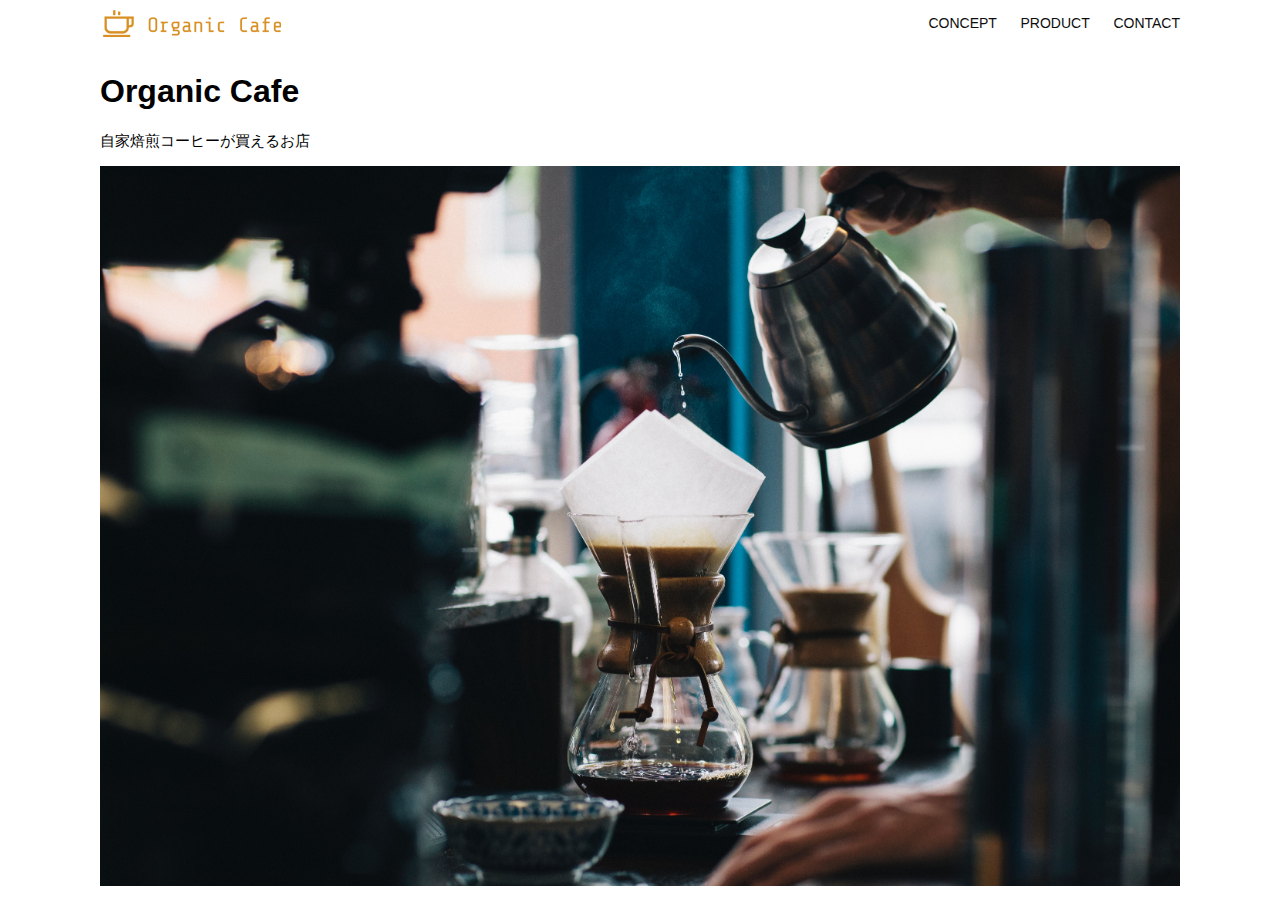
<file: html-css-kadai_013/index.html>
<!DOCTYPE html>
<html>
  <head>
    <title>Organic Cafe</title>
    <meta charset="UTF-8" />
    <meta
      name="description"
      content="自家焙煎のコーヒーがお家で楽しめるOrganic Cafe"
    />
    <meta name="viewport" content="width=device-width, initial-scale=1.0" />
    <link rel="stylesheet" href="style.css" />
  </head>
  <body>
    <!-- ヘッダー -->
    <header>
      <!-- ロゴ -->
      <a href="index.html" id="logo"
        ><img src="images/logo.png" alt="トップページに戻る"
      /></a>

      <!-- PC用ナビゲーション -->
      <nav id="nav-pc">
        <a href="index.html#concept">CONCEPT</a>
        <a href="index.html#product">PRODUCT</a>
        <a href="index.html#contact">CONTACT</a>
      </nav>

      <!-- スマホ用メニューボタン -->
      <img id="menu-sp" src="images/button-menu.png" alt="ナビゲーションを開く"
        onclick="document.getElementById('nav-sp').style.display = 'block'">

      <!-- スマホ用ナビゲーション -->
      <nav id="nav-sp">
        <img id="close" src="images/button-close.png" alt="ナビゲーションを閉じる"
          onclick="document.getElementById('nav-sp').style.display = 'none'">
        <a id="logo-sp" href="index.html"
         onclick="document.getElementById('nav-sp').style.display = 'none'">
         <img src="images/logo-sp.png" alt="トップページに戻る"></a>
        <a class="menu" href="index.html#concept"
         onclick="document.getElementById('nav-sp').style.display = 'none'">CONCEPT</a>
        <a class="menu" href="index.html#product"
         onclick="document.getElementById('nav-sp').style.display = 'none'">PRODUCT</a>
        <a class="menu" href="index.html#contact"
         onclick="document.getElementById('nav-sp').style.display = 'none'">CONTACT</a>
      </nav>

    </header>
    <main>
      <article>
        <!-- メインビジュアル -->
        <section id="main-visual">
          <div id="main-message">
            <h1>Organic Cafe</h1>
            <p>自家焙煎コーヒーが買えるお店</p>
          </div>
          <img
            src="images/main-image.jpg"
            alt="コーヒーをハンドドリップで淹れる画像"
          />
        </section>
      </article>
    </main>
  </body>
</html>
</file>
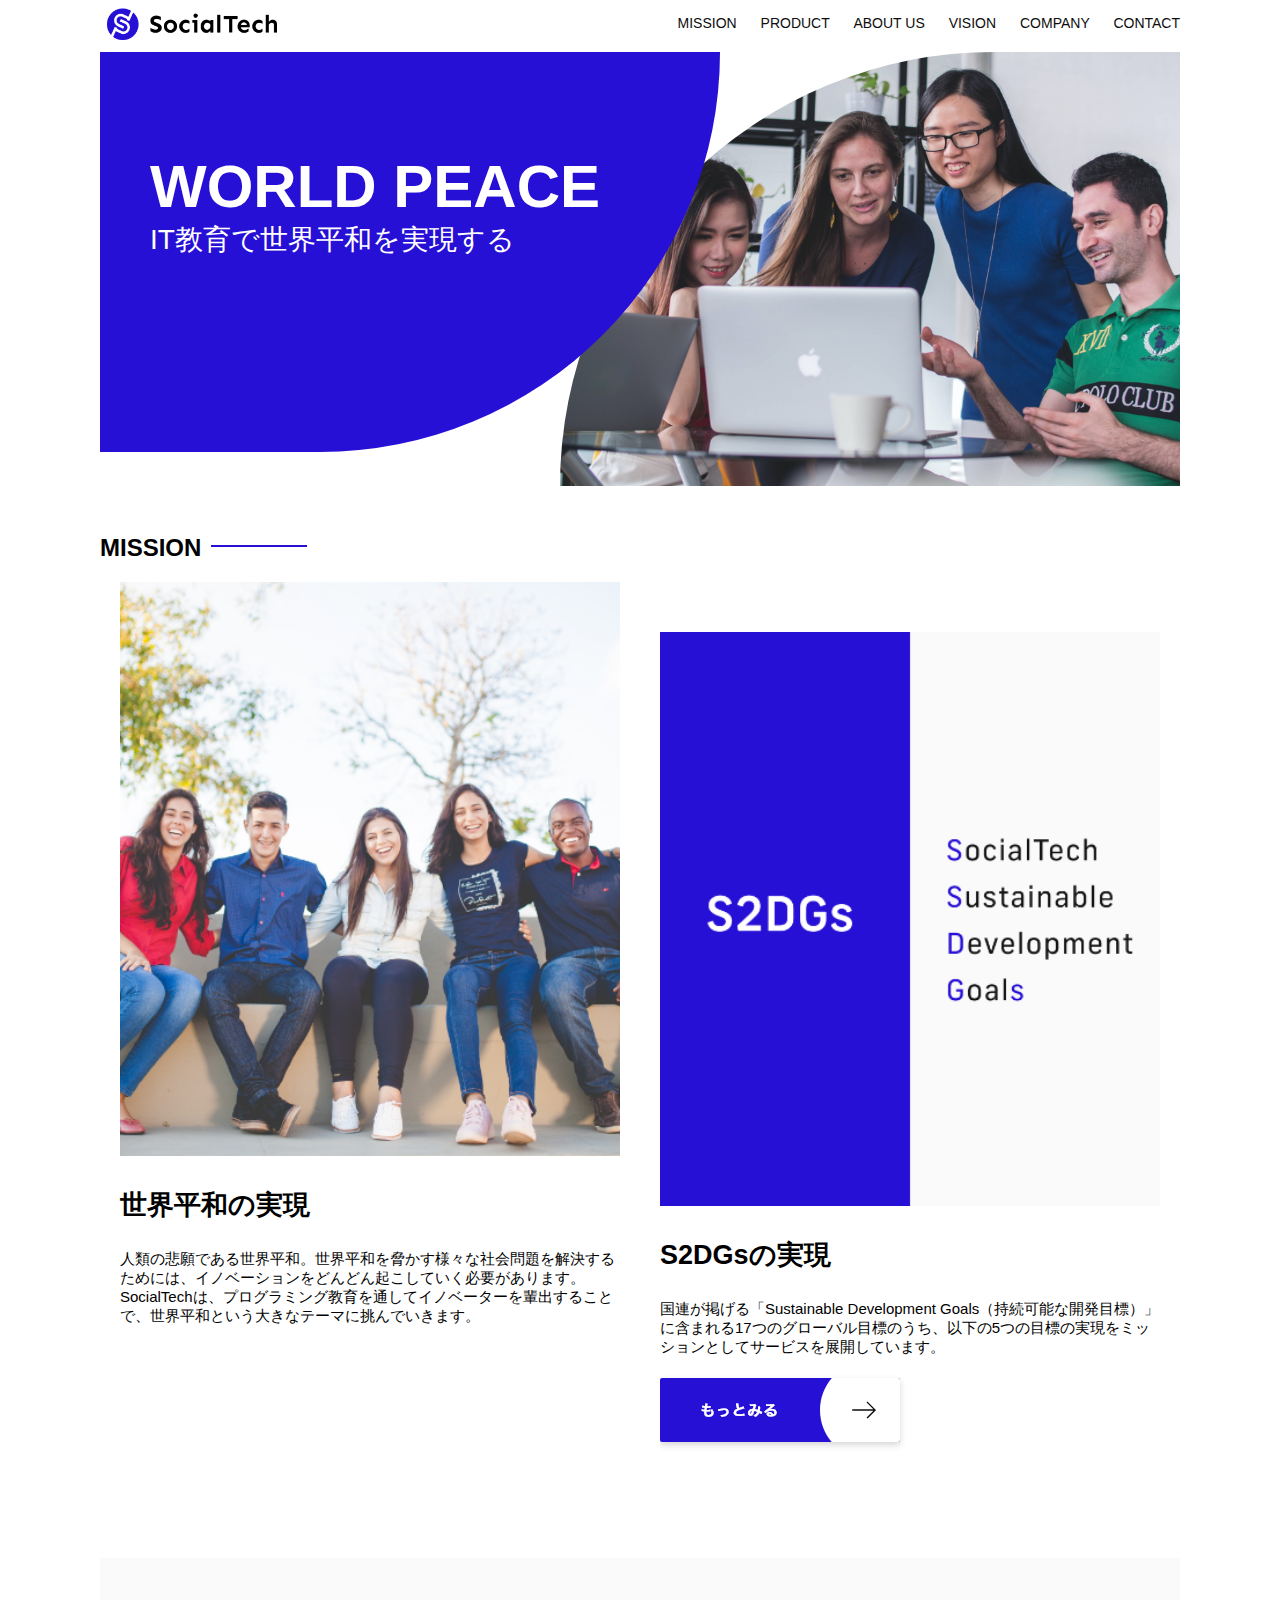
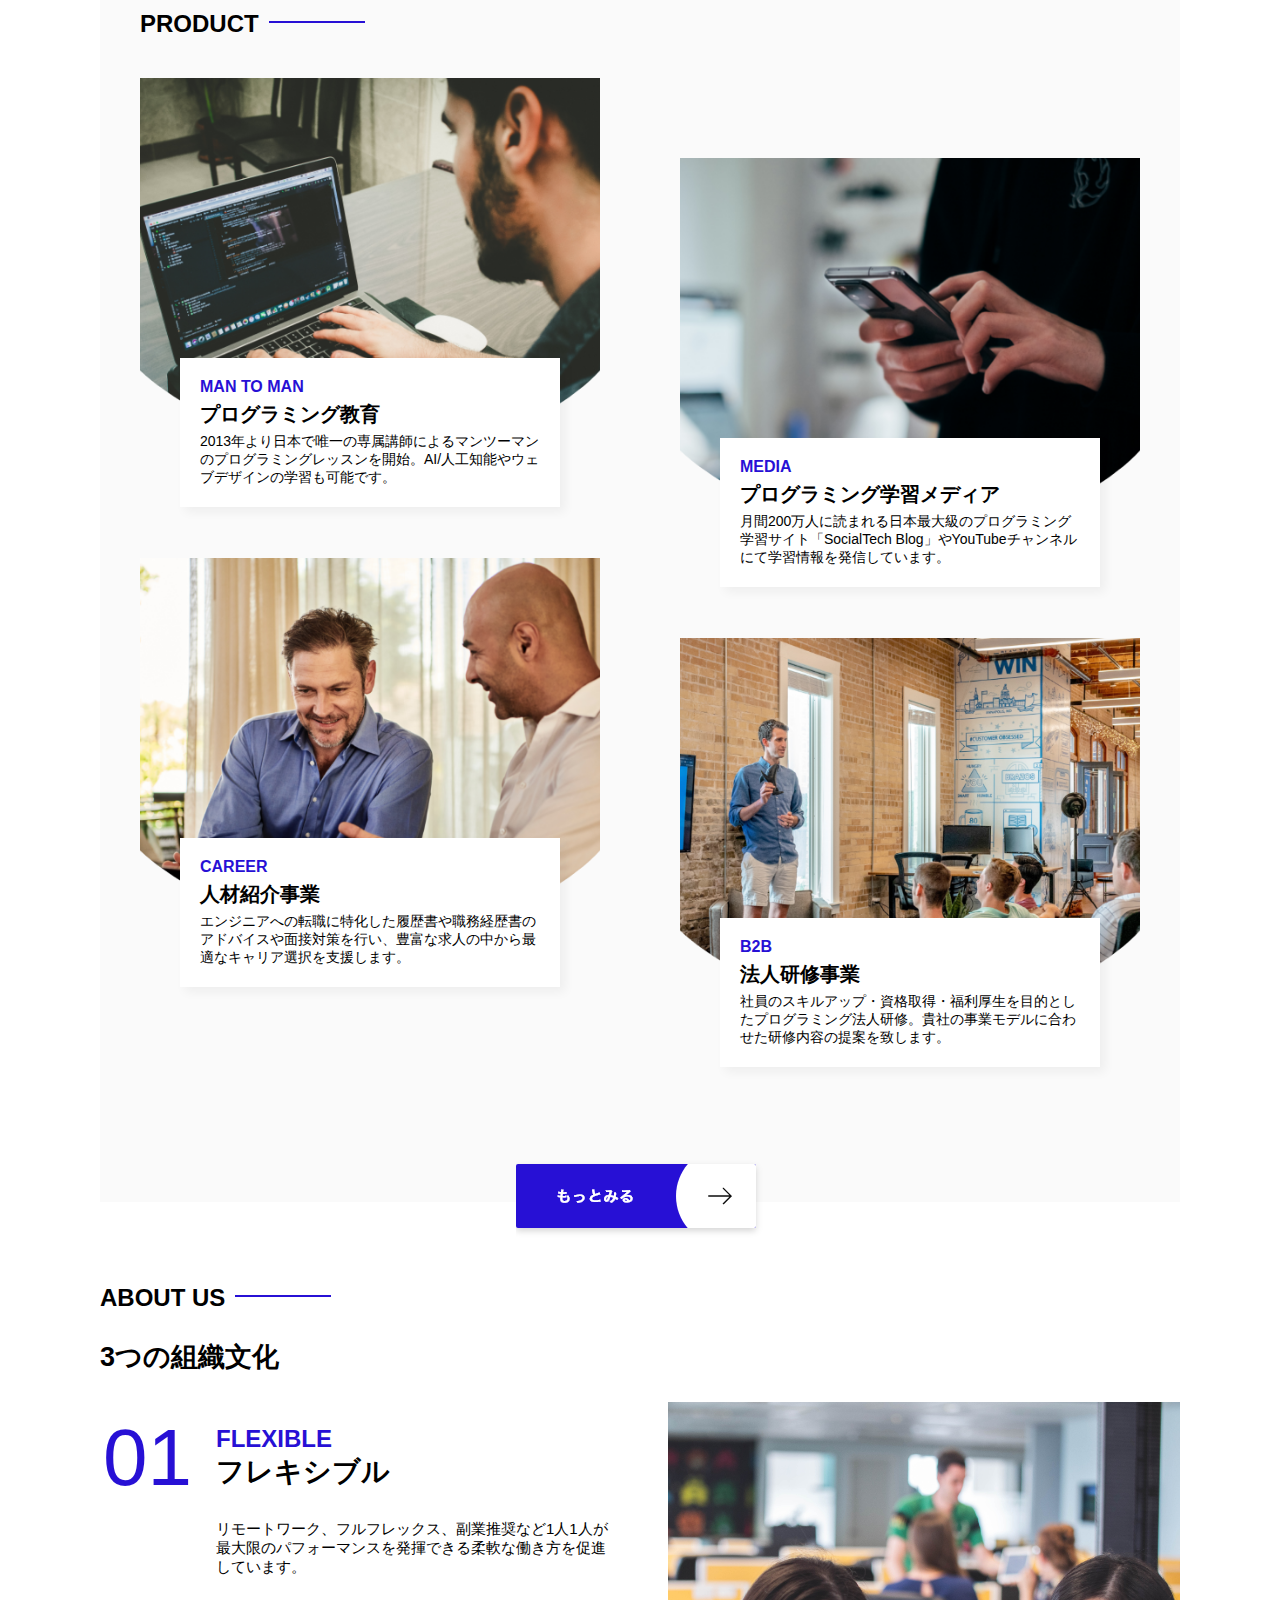
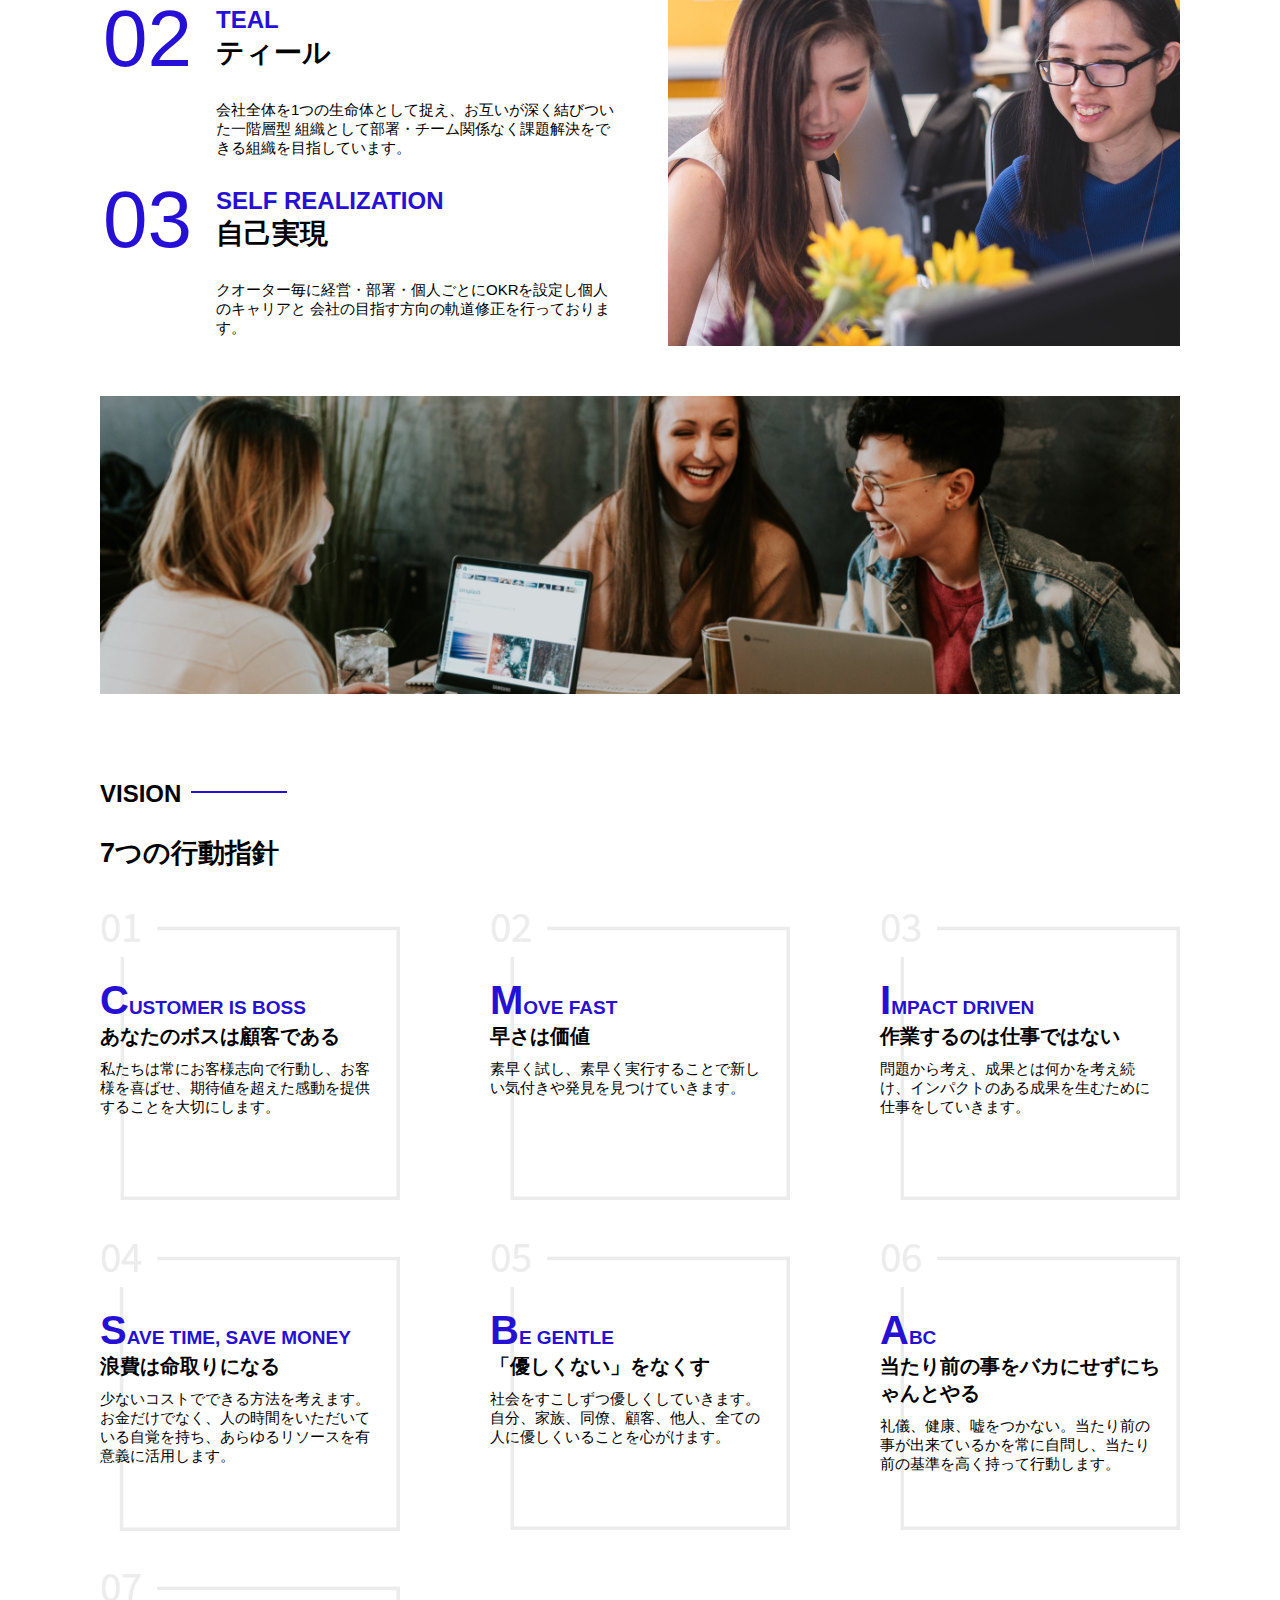
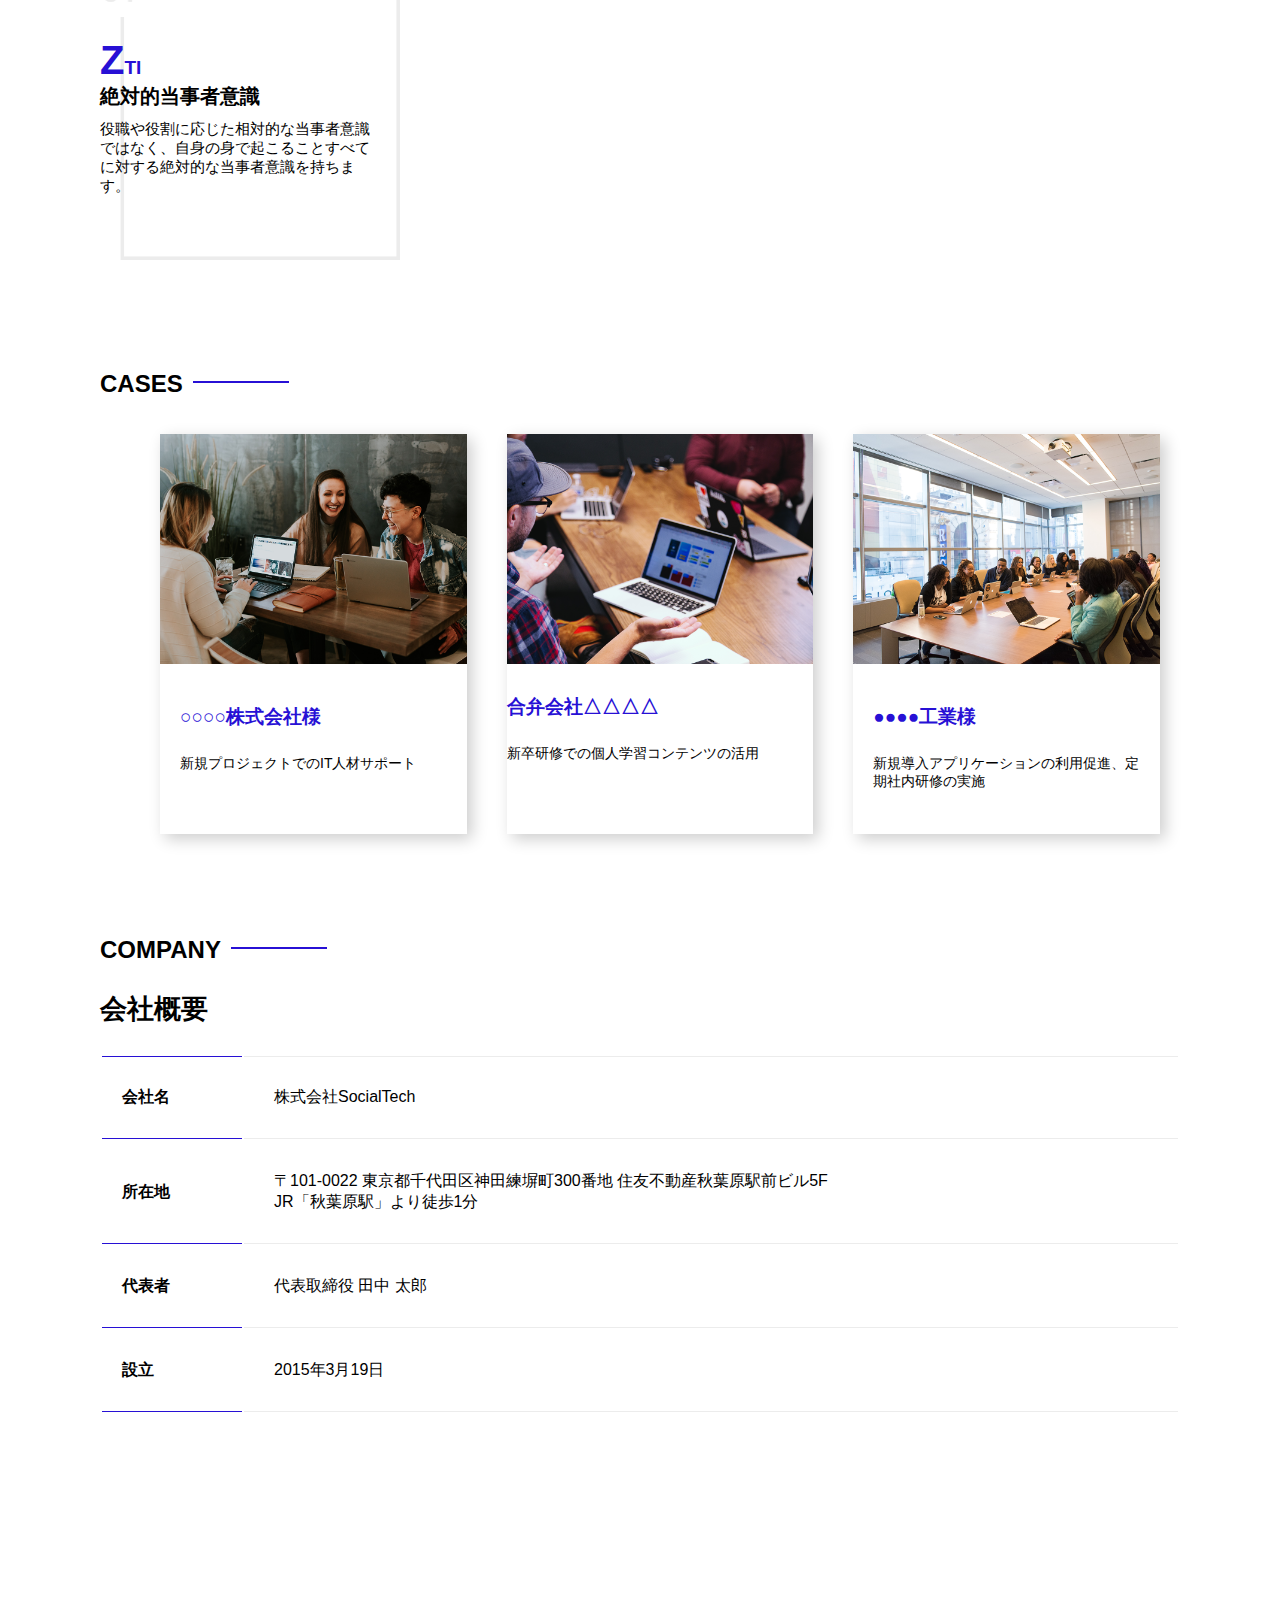
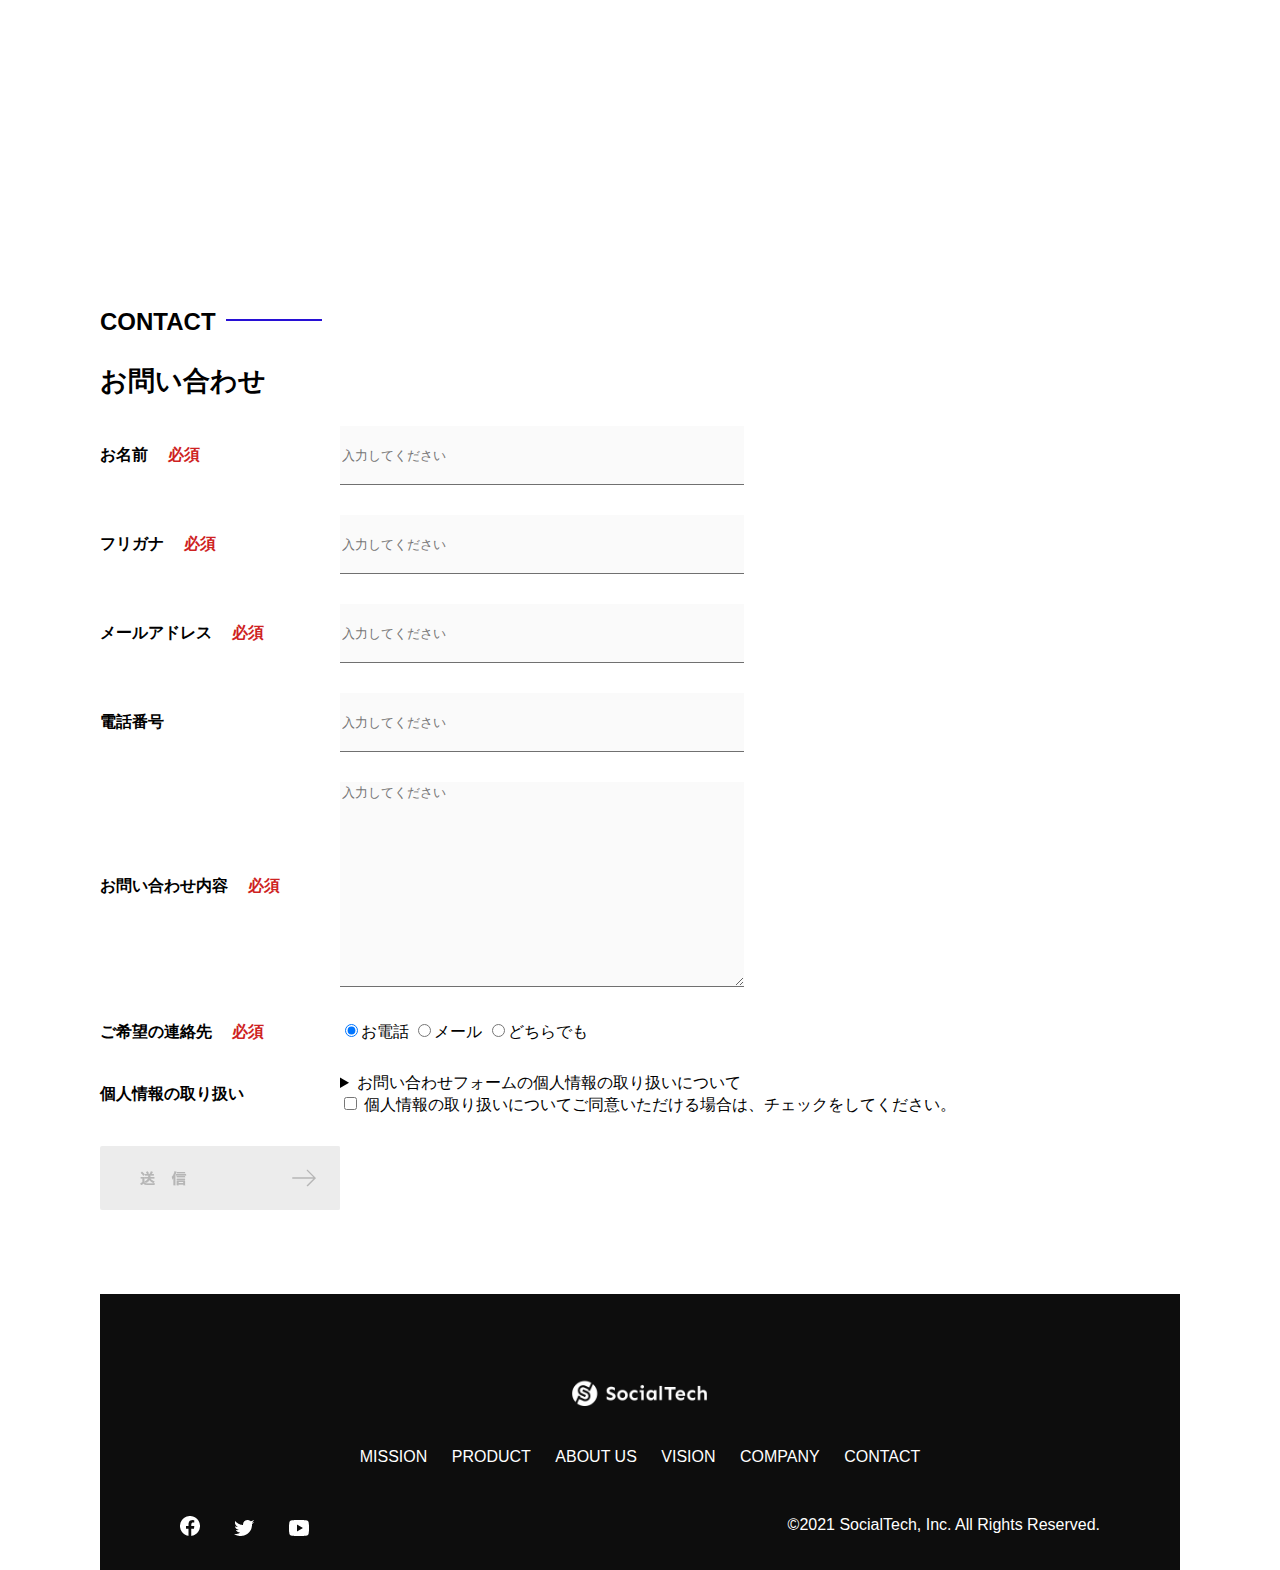
<file: kadai_tutorial_output/index.html>
<!DOCTYPE html>
<html>

<head>
  <title>SocialTech</title>
  <meta charset="UTF-8">
  <meta name="description" content="SocialTechはEdTech業界のリーディングカンパニーを目指します。">
  <meta name="viewport" content="width=device-width, initial-scale=1.0">
  <link rel="stylesheet" href="style.css">
</head>

<body>
  <!-- ヘッダー -->
  <header>
    <!-- ロゴ -->
    <a href="index.html" id="logo"><img src="images/logo.png" alt="トップページに戻る"></a>

    <!-- PC用ナビゲーション -->
    <nav id="nav-pc">
      <a href="mission.html">MISSION</a>
      <a href="product.html">PRODUCT</a>
      <a href="index.html#aboutus">ABOUT US</a>
      <a href="index.html#vision">VISION</a>
      <a href="index.html#company">COMPANY</a>
      <a href="index.html#contact">CONTACT</a>
    </nav>

    <!-- スマホ用メニューボタン -->
    <img id="menu-sp" src="images/button-menu.png" alt="ナビゲーションを開く"
      onclick="document.getElementById('nav-sp').style.display = 'block'">

    <!-- スマホ用ナビゲーション -->
    <nav id="nav-sp">
      <img id="close" src="images/button-close.png" alt="ナビゲーションを閉じる"
        onclick="document.getElementById('nav-sp').style.display = 'none'">
      <a id="logo-sp" href="index.html" onclick="document.getElementById('nav-sp').style.display = 'none'"><img
          src="images/logo-sp.png" alt="トップページに戻る"></a>
      <a class="menu" href="mission.html" onclick="document.getElementById('nav-sp').style.display = 'none'">MISSION</a>
      <a class="menu" href="product.html" onclick="document.getElementById('nav-sp').style.display = 'none'">PRODUCT</a>
      <a class="menu" href="index.html#aboutus" onclick="document.getElementById('nav-sp').style.display = 'none'">ABOUT
        US</a>
      <a class="menu" href="index.html#vision"
        onclick="document.getElementById('nav-sp').style.display = 'none'">VISION</a>
      <a class="menu" href="index.html#company"
        onclick="document.getElementById('nav-sp').style.display = 'none'">COMPANY</a>
      <a class="menu" href="index.html#contact"
        onclick="document.getElementById('nav-sp').style.display = 'none'">CONTACT</a>
      <div id="sns">
        <a href="https://www.facebook.com/sejuku2013"><img src="images/button-facebook.png" alt="Facebookのリンク"></a>
        <a href="https://twitter.com/samuraijuku"><img src="images/button-twitter.png" alt="Twitterのリンク"></a>
        <a href="https://www.youtube.com/channel/UCCFOQO5aDK0xXam4cUQXT8g"><img src="images/button-youtube.png"
            alt="YouTubeのリンク"></a>
      </div>
    </nav>
  </header>

  <main>
    <article>
      <!-- メインビジュアル -->
      <section id="main-visual">
        <div id="main-message">
          <h1>WORLD PEACE</h1>
          <p>IT教育で世界平和を実現する</p>
        </div>
        <img src="images/index/index-main.png" alt="PCの周りに集まる多国籍の仲間たち">
      </section>

      <!-- ミッション -->
      <section id="mission">
        <h2 class="index-h2">MISSION</h2>
        <div id="mission-flex">
          <div>
            <img id="mission-photo" src="images/index/index-mission.png" alt="屋外のベンチで写真を撮影する多国籍の仲間たち">
            <h3>世界平和の実現</h3>
            <p>
              人類の悲願である世界平和。世界平和を脅かす様々な社会問題を解決するためには、イノベーションをどんどん起こしていく必要があります。SocialTechは、プログラミング教育を通してイノベーターを輩出することで、世界平和という大きなテーマに挑んでいきます。
            </p>
          </div>
          <div>
            <img id="s2dgs" src="images/index/s2dgs.png" alt="S2DGs">
            <h3>S2DGsの実現</h3>
            <p>国連が掲げる「Sustainable Development
              Goals（持続可能な開発目標）」に含まれる17つのグローバル目標のうち、以下の5つの目標の実現をミッションとしてサービスを展開しています。</p>
            <a href="mission.html">
              <img src="images/button-more.png" alt="もっとみる">
            </a>
          </div>
        </div>
      </section>

      <!-- プロダクト -->
      <section id="product">
        <h2 class="index-h2">PRODUCT</h2>
        <div>
          <div id="product-left">
            <div>
              <img class="product-photo" src="images/index/index-mantoman.png" alt="PCでコードを書く男性">
              <div class="product-explain">
                <span>MAN TO MAN</span>
                <h3>プログラミング教育</h3>
                <p>2013年より日本で唯一の専属講師によるマンツーマンのプログラミングレッスンを開始。AI/人工知能やウェブデザインの学習も可能です。</p>
              </div>
            </div>

            <div>
              <img class="product-photo" src="images/index/index-career.png" alt="笑顔で話し合う2人の男性">
              <div class="product-explain">
                <span>CAREER</span>
                <h3>人材紹介事業</h3>
                <p>エンジニアへの転職に特化した履歴書や職務経歴書のアドバイスや面接対策を行い、豊富な求人の中から最適なキャリア選択を支援します。</p>
              </div>
            </div>
          </div>

          <div id="product-right">
            <div>
              <img class="product-photo" src="images/index/index-media.png" alt="スマートフォンを操作する人">
              <div class="product-explain">
                <span>MEDIA</span>
                <h3>プログラミング学習メディア</h3>
                <p>月間200万人に読まれる日本最大級のプログラミング学習サイト「SocialTech
                  Blog」やYouTubeチャンネルにて学習情報を発信しています。</p>
              </div>
            </div>

            <div>
              <img class="product-photo" src="images/index/index-b2b.png" alt="講演中の男性とそれを聴く人々">
              <div class="product-explain">
                <span>B2B</span>
                <h3>法人研修事業</h3>
                <p>社員のスキルアップ・資格取得・福利厚生を目的としたプログラミング法人研修。貴社の事業モデルに合わせた研修内容の提案を致します。</p>
              </div>
            </div>
          </div>
        </div>

        <div>
          <a id="product-more" href="product.html">
            <img src="images/button-more.png" alt="もっとみる">
          </a>
        </div>
      </section>

      <!-- ABOUT US -->
      <section id="aboutus">
        <h2 class="index-h2">ABOUT US</h2>
        <h3>3つの組織文化</h3>
        <div>
          <table class="culture-table">
            <tr>
              <td>
                <span class="culture-num">01</span>
              </td>
              <td>
                <span class="culture-en">FLEXIBLE</span>
                <span class="culture-jp">フレキシブル</span>
              </td>
            </tr>
            <tr>
              <td>
                <!-- 空のセル -->
              </td>
              <td>
                <p class="culture-description">
                  リモートワーク、フルフレックス、副業推奨など1人1人が最大限のパフォーマンスを発揮できる柔軟な働き方を促進しています。
                </p>
              </td>
            </tr>
            <tr>
              <td>
                <span class="culture-num">02</span>
              </td>
              <td>
                <span class="culture-en">TEAL</span>
                <span class="culture-jp">ティール</span>
              </td>
            </tr>
            <tr>
              <td>
                <!-- 空のセル -->
              </td>
              <td>
                <p class="culture-description">
                  会社全体を1つの生命体として捉え、お互いが深く結びついた一階層型
                  組織として部署・チーム関係なく課題解決をできる組織を目指しています。
                </p>
              </td>
            </tr>
            <tr>
              <td>
                <span class="culture-num">03</span>
              </td>
              <td>
                <span class="culture-en">SELF REALIZATION</span>
                <span class="culture-jp">自己実現</span>
              </td>
            </tr>
            <tr>
              <td>
                <!-- 空のセル -->
              </td>
              <td>
                <p class="culture-description">
                  クオーター毎に経営・部署・個人ごとにOKRを設定し個人のキャリアと
                  会社の目指す方向の軌道修正を行っております。
                </p>
              </td>
            </tr>
          </table>
          <img class="culture-img" src="images/index/index-aboutus1.png" alt="笑顔で話し合う2人の女性">
        </div>
        <img class="culture-img2" src="images/index/index-aboutus2.png" alt="笑顔で話し合う3人の男女">
      </section>

      <!-- VISION -->
      <section id="vision">
        <h2 class="index-h2">VISION</h2>
        <h3>7つの行動指針</h3>
        <div>
          <div class="vision-box">
            <img src="images/index/vision-01.png" alt="01">
            <span>
              <h4>CUSTOMER IS BOSS</h4>
              <h5>あなたのボスは顧客である</h5>
              <p>私たちは常にお客様志向で行動し、お客様を喜ばせ、期待値を超えた感動を提供することを大切にします。</p>
            </span>
          </div>

          <div class="vision-box">
            <img src="images/index/vision-02.png" alt="02">
            <span>
              <h4>MOVE FAST</h4>
              <h5>早さは価値</h5>
              <p>素早く試し、素早く実行することで新しい気付きや発見を見つけていきます。</p>
            </span>
          </div>

          <div class="vision-box">
            <img src="images/index/vision-03.png" alt="03">
            <span>
              <h4>IMPACT DRIVEN</h4>
              <h5>作業するのは仕事ではない</h5>
              <p>問題から考え、成果とは何かを考え続け、インパクトのある成果を生むために仕事をしていきます。</p>
            </span>
          </div>

          <div class="vision-box">
            <img src="images/index/vision-04.png" alt="04">
            <span>
              <h4>SAVE TIME, SAVE MONEY</h4>
              <h5>浪費は命取りになる</h5>
              <p>少ないコストでできる方法を考えます。お金だけでなく、人の時間をいただいている自覚を持ち、あらゆるリソースを有意義に活用します。</p>
            </span>
          </div>

          <div class="vision-box">
            <img src="images/index/vision-05.png" alt="05">
            <span>
              <h4>BE GENTLE</h4>
              <h5>「優しくない」をなくす</h5>
              <p>社会をすこしずつ優しくしていきます。自分、家族、同僚、顧客、他人、全ての人に優しくいることを心がけます。</p>
            </span>
          </div>

          <div class="vision-box">
            <img src="images/index/vision-06.png" alt="06">
            <span>
              <h4>ABC</h4>
              <h5>当たり前の事をバカにせずにちゃんとやる</h5>
              <p>礼儀、健康、嘘をつかない。当たり前の事が出来ているかを常に自問し、当たり前の基準を高く持って行動します。</p>
            </span>
          </div>

          <div class="vision-box">
            <img src="images/index/vision-07.png" alt="07">
            <span>
              <h4>ZTI</h4>
              <h5>絶対的当事者意識</h5>
              <p>役職や役割に応じた相対的な当事者意識ではなく、自身の身で起こることすべてに対する絶対的な当事者意識を持ちます。</p>
            </span>
          </div>
        </div>
      </section>

      <!-- CASES -->
      <section id="cases">
        <h2 class="index-h2">CASES</h2>
        <ul>
          <li class="case-card">
            <img class="case-img" src="images/index/case-1.png" alt="仲良く語り合う3人">
            <div class="case-info">
              <h4 class="case-name">○○○○株式会社様</h4>
              <p class="case-content">新規プロジェクトでのIT人材サポート</p>
            </div>
          </li>
          <li class="case-card">
            <img class="case-img" src="images/index/case-2.png" alt="PCでコンテンツを見る">
            <div>
              <h4 class="case-name">合弁会社△△△△</h4>
              <p class="case-content">新卒研修での個人学習コンテンツの活用</p>
            </div>
          </li>
          <li class="case-card">
            <img class="case-img" src="images/index/case-3.png" alt="社内研修中の会議室">
            <div class="case-info">
              <h4 class="case-name">●●●●工業様</h4>
              <p class="case-content">新規導入アプリケーションの利用促進、定期社内研修の実施</p>
            </div>
          </li>
        </ul>
      </section>

      <!-- COMPANY -->
      <section id="company">
        <h2 class="index-h2">COMPANY</h2>
        <h3>会社概要</h3>
        <table id="company-table">
          <tr>
            <th class="tableheader-first">会社名</th>
            <td class="cell-first">株式会社SocialTech</td>
          </tr>
          <tr>
            <th class="tableheader">所在地</th>
            <td class="cell">〒101-0022 東京都千代田区神田練塀町300番地 住友不動産秋葉原駅前ビル5F<br>JR「秋葉原駅」より徒歩1分</td>
          </tr>
          <tr>
            <th class="tableheader">代表者</th>
            <td class="cell">代表取締役 田中 太郎</td>
          </tr>
          <tr>
            <th class="tableheader">設立</th>
            <td class="cell">2015年3月19日</td>
          </tr>
        </table>
        <iframe
          src="https://www.google.com/maps/embed?pb=!1m18!1m12!1m3!1d3240.0688551336807!2d139.7720776771055!3d35.69992317258124!2m3!1f0!2f0!3f0!3m2!1i1024!2i768!4f13.1!3m3!1m2!1s0x60188fee13660e23%3A0x77137876edf742ac!2z5L2P5Y-L5LiN5YuV55Sj56eL6JGJ5Y6f6aeF5YmN44OT44Or!5e0!3m2!1sja!2sjp!4v1704858013291!5m2!1sja!2sjp"
          style="border:0;" allowfullscreen="" loading="lazy">
        </iframe>
      </section>

      <!-- お問い合わせフォーム -->
      <section id="contact">
        <h2 class="index-h2">CONTACT</h2>
        <h3>お問い合わせ</h3>
        <form>

          <div>
            <div class="contact-heading">
              <label class="contact-label">お名前<span class="contact-span">必須</span></label>
            </div>
            <div>
              <input type="text" name="name" placeholder="入力してください" class="contact-textbox">
            </div>
          </div>
          <div>
            <div class="contact-heading">
              <label class="contact-label">フリガナ<span class="contact-span">必須</span></label>
            </div>
            <div>
              <input type="text" name="hurigana" placeholder="入力してください" class="contact-textbox">
            </div>
          </div>
          <div>
            <div class="contact-heading">
              <label class="contact-label">メールアドレス<span class="contact-span">必須</span></label>
            </div>
            <div>
              <input type="text" name="email" placeholder="入力してください" class="contact-textbox">
            </div>
          </div>
          <div>
            <div class="contact-heading">
              <label class="contact-label">電話番号</label>
            </div>
            <div>
              <input type="text" name="tel" placeholder="入力してください" class="contact-textbox">
            </div>
          </div>
          <div>
            <div class="contact-heading">
              <label class="contact-label">お問い合わせ内容<span class="contact-span">必須</span></label>
            </div>
            <div>
              <textarea class="contact-textarea" placeholder="入力してください" name="message"></textarea>
            </div>
          </div>
          <div>
            <div class="contact-heading">
              <label class="contact-label">ご希望の連絡先<span class="contact-span">必須</span></label>
            </div>
            <div>
              <input class="radiobutton" type="radio" value="tel" name="contact" checked><label>お電話</label>
              <input class="radiobutton" type="radio" value="mail" name="contact"><label>メール</label>
              <input class="radiobutton" type="radio" value="both" name="contact"><label>どちらでも</label>
            </div>
          </div>

          <div>
            <div class="contact-heading">
              <label class="contact-label">個人情報の取り扱い</label>
            </div>
            <div>
              <details>
                <summary>お問い合わせフォームの個人情報の取り扱いについて</summary>
                <div>
                  <span>１．組織の名称又は氏名</span><br>
                  株式会社SocialTech<br><br>
                  <span>２．個人情報保護管理者（若しくはその代理人）の氏名又は職名、所属及び連絡先
                    鈴木 一郎 コーポレート部</span><br>
                  メールアドレス：samurai@example.com<br>
                  TEL：03-1234-5678<br>
                  <span>３．個人情報の利用目的</span><br>
                  ・本サービス及び本サービスに関連する情報の提供又はそれらに関する連絡のため<br>
                  ・ユーザーの本人確認のため<br>
                  ・当社サービスのご案内のため<br>
                  ・当社の商品等の広告または宣伝（電子メールによるものを含むものとします。）<br><br>
                  <span>４．個人情報の取り扱い業務の委託</span><br>
                  個人情報の取扱業務の全部または一部を外部に業務委託する場合があります。<br>
                  その際、弊社は、個人情報を適切に保護できる管理体制を敷き実行していることを条件として<br>
                  委託先を厳選したうえで、機密保持契約を委託先と締結し、お客様の個人情報を厳密に管理させます。<br><br>
                  <span>５．個人情報の開示等の請求</span><br>
                  お客様は、弊社に対してご自身の個人情報の開示等（利用目的の通知、開示、内容の訂正・追加・削除、利用の停止または消去、第三者への提供の停止）に関して、当社問合わせ窓口に申し出ることができます。<br>
                  その際、弊社はお客様ご本人を確認させていただいたうえで、合理的な期間内に対応いたします。<br><br>
                  なお、個人情報に関する弊社問合わせ先は、次の通りです。<br><br>
                  株式会社SocialTech　個人情報問合せ窓口<br>
                  〒101-0022 東京都千代田区神田練塀町300番地 住友不動産秋葉原駅前ビル5F<br>
                  メールアドレス：samurai@example.com　TEL：03-1234-5678<br><br>
                  <span>６．個人情報を提供されることの任意性について</span><br><br>
                  お客様がご自身の個人情報を弊社に提供されるか否かは、お客様のご判断によりますが、もしご提供されない場合には、適切なサービスが提供できない場合がありますので予めご了承ください。
                </div>
              </details>
              <input type="checkbox" name="agree">
              <span>個人情報の取り扱いについてご同意いただける場合は、チェックをしてください。</span>
            </div>
          </div>
          <input type="image" src="images/button-submit.png" alt="送信する">
        </form>
      </section>
    </article>

    <footer>
      <div id="footer-logo">
        <img src="images/logo-sp.png" alt="SocialTech">
      </div>
      <div id="footer-link">
        <a href="mission.html">MISSION</a>
        <a href="product.html">PRODUCT</a>
        <a href="index.html#aboutus">ABOUT US</a>
        <a href="index.html#vision">VISION</a>
        <a href="index.html#company">COMPANY</a>
        <a href="index.html#contact">CONTACT</a>
      </div>
      <div id="sns-footer">
        <a href="https://www.facebook.com/sejuku2013"><img src="images/button-facebook.png" alt="Facebookのリンク"></a>
        <a href="https://twitter.com/samuraijuku"><img src="images/button-twitter.png" alt="Twitterのリンク"></a>
        <a href="https://www.youtube.com/channel/UCCFOQO5aDK0xXam4cUQXT8g"><img src="images/button-youtube.png"
            alt="YouTubeのリンク"></a>
        <span id="copyright">&copy;2021 SocialTech, Inc. All Rights Reserved. </span>
      </div>
    </footer>
  </main>
</body>

</html>
</file>
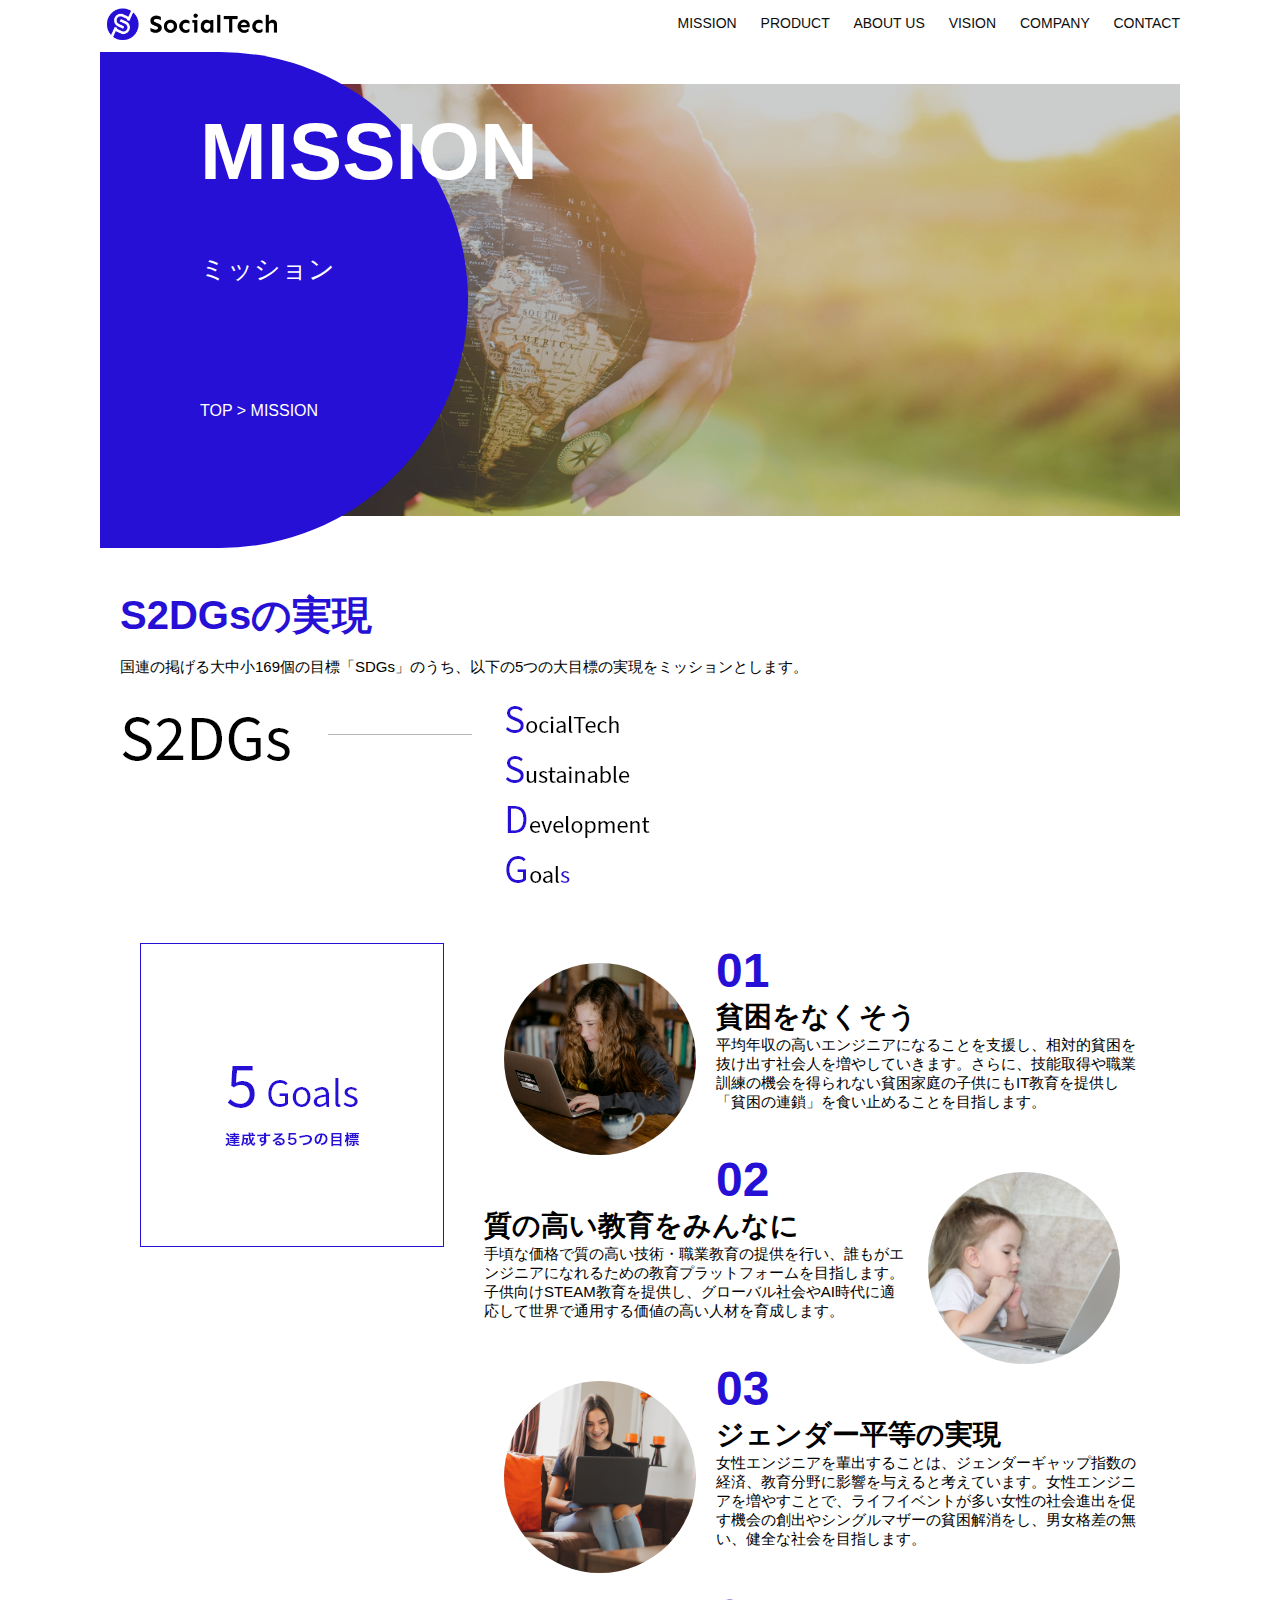
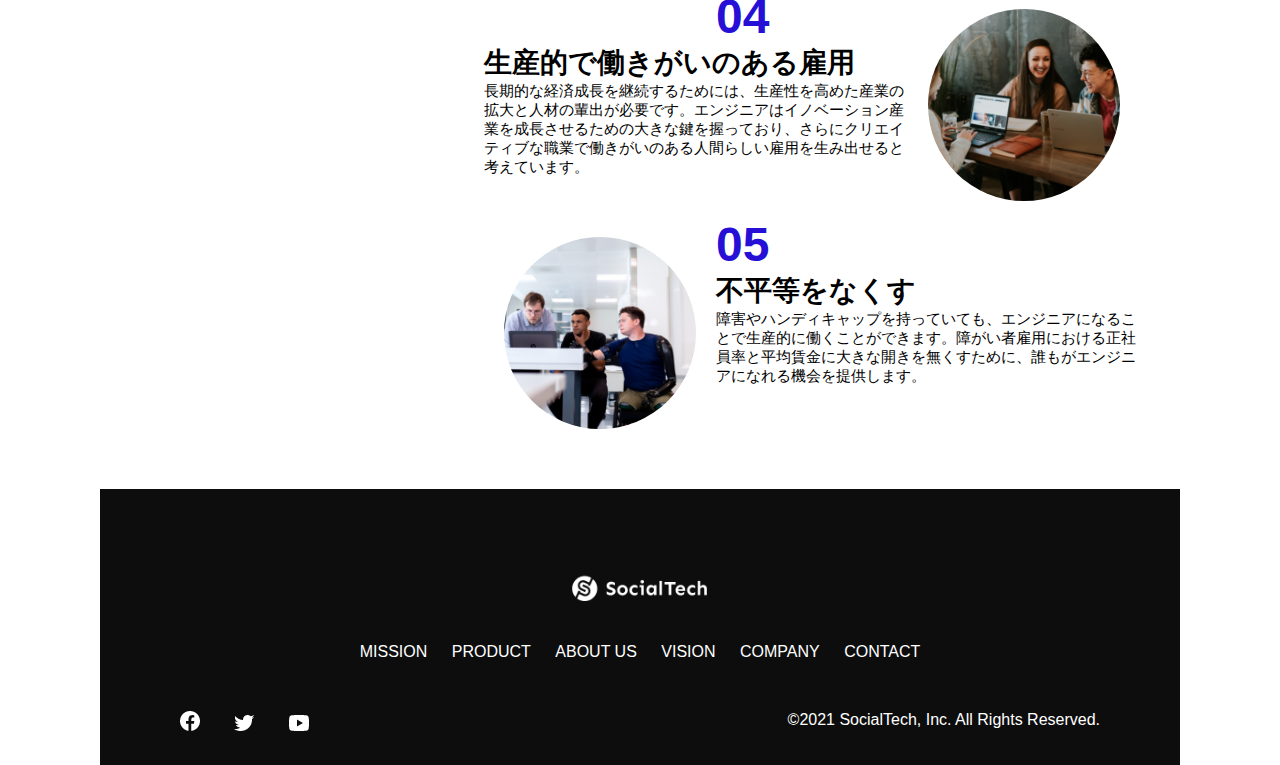
<file: kadai_tutorial_output/mission.html>
<!DOCTYPE html>
<html>

<head>
  <title>SocialTech - MISSION ミッション -</title>
  <meta charset="UTF-8">
  <meta name="description" content="SocialTechが目指す5つの目標（S2DGs）を紹介します">
  <meta name="viewport" content="width=device-width, initial-scale=1.0">
  <link rel="stylesheet" href="style.css">
</head>

<body>
  <!-- ヘッダー -->
  <header>
    <!-- ロゴ -->
    <a href="index.html" id="logo"><img src="images/logo.png" alt="トップページに戻る"></a>

    <!-- PC用ナビゲーション -->
    <nav id="nav-pc">
      <a href="mission.html">MISSION</a>
      <a href="product.html">PRODUCT</a>
      <a href="index.html#aboutus">ABOUT US</a>
      <a href="index.html#vision">VISION</a>
      <a href="index.html#company">COMPANY</a>
      <a href="index.html#contact">CONTACT</a>
    </nav>

    <!-- スマホ用メニューボタン -->
    <img id="menu-sp" src="images/button-menu.png" alt="ナビゲーションを開く"
      onclick="document.getElementById('nav-sp').style.display = 'block'">

    <!-- スマホ用ナビゲーション -->
    <nav id="nav-sp">
      <img id="close" src="images/button-close.png" alt="ナビゲーションを閉じる"
        onclick="document.getElementById('nav-sp').style.display = 'none'">
      <a id="logo-sp" href="index.html" onclick="document.getElementById('nav-sp').style.display = 'none'"><img
          src="images/logo-sp.png" alt="トップページに戻る"></a>
      <a class="menu" href="mission.html" onclick="document.getElementById('nav-sp').style.display = 'none'">MISSION</a>
      <a class="menu" href="product.html" onclick="document.getElementById('nav-sp').style.display = 'none'">PRODUCT</a>
      <a class="menu" href="index.html#aboutus" onclick="document.getElementById('nav-sp').style.display = 'none'">ABOUT
        US</a>
      <a class="menu" href="index.html#vision"
        onclick="document.getElementById('nav-sp').style.display = 'none'">VISION</a>
      <a class="menu" href="index.html#company"
        onclick="document.getElementById('nav-sp').style.display = 'none'">COMPANY</a>
      <a class="menu" href="index.html#contact"
        onclick="document.getElementById('nav-sp').style.display = 'none'">CONTACT</a>
      <div id="sns">
        <a href="https://www.facebook.com/sejuku2013"><img src="images/button-facebook.png" alt="Facebookのリンク"></a>
        <a href="https://twitter.com/samuraijuku"><img src="images/button-twitter.png" alt="Twitterのリンク"></a>
        <a href="https://www.youtube.com/channel/UCCFOQO5aDK0xXam4cUQXT8g"><img src="images/button-youtube.png"
            alt="YouTubeのリンク"></a>
      </div>
    </nav>
  </header>

  <main>
    <article>
      <section id="mission-main">
        <div id="mission-title">
          <h1>MISSION</h1>
          <span>ミッション</span>
          <div>TOP > MISSION</div>
        </div>
      </section>

      <section id="mission-s2dgs">
        <h2 class="mission-h2">S2DGsの実現</h2>
        <p>国連の掲げる大中小169個の目標「SDGs」のうち、以下の5つの大目標の実現をミッションとします。</p>
        <img src="images/mission/mission-s2dgs.png" alt="S2DGs">
      </section>

      <section id="mission-5goals">
        <div>
          <img id="s2dgs-image" src="images/mission/mission-5goals.png" alt="5Goals">
        </div>

        <div>
          <div>
            <img class="fivegoals-image-left" src="images/mission/mission-5goals01.png" alt="PCを操作する女の子">
            <span class="fivegoals-number">01</span>
            <h3 class="fivegoals-h3">貧困をなくそう</h3>
            <p class="fivegoals-p">
              平均年収の高いエンジニアになることを支援し、相対的貧困を抜け出す社会人を増やしていきます。さらに、技能取得や職業訓練の機会を得られない貧困家庭の子供にもIT教育を提供し「貧困の連鎖」を食い止めることを目指します。
            </p>
          </div>

          <div>
            <img class="fivegoals-image-right" src="images/mission/mission-5goals02.png" alt="PCを見つめる小さい女の子">
            <span class="fivegoals-number">02</span>
            <h3 class="fivegoals-h3">質の高い教育をみんなに</h3>
            <p class="fivegoals-p">
              手頃な価格で質の高い技術・職業教育の提供を行い、誰もがエンジニアになれるための教育プラットフォームを目指します。子供向けSTEAM教育を提供し、グローバル社会やAI時代に適応して世界で通用する価値の高い人材を育成します。
            </p>
          </div>

          <div>
            <img class="fivegoals-image-left" src="images/mission/mission-5goals03.png" alt="PCを操作する女性">
            <span class="fivegoals-number">03</span>
            <h3 class="fivegoals-h3">ジェンダー平等の実現</h3>
            <p class="fivegoals-p">
              女性エンジニアを輩出することは、ジェンダーギャップ指数の経済、教育分野に影響を与えると考えています。女性エンジニアを増やすことで、ライフイベントが多い女性の社会進出を促す機会の創出やシングルマザーの貧困解消をし、男女格差の無い、健全な社会を目指します。
            </p>
          </div>

          <div>
            <img class="fivegoals-image-right" src="images/mission/mission-5goals04.png" alt="笑顔で話し合う3人の男女">
            <span class="fivegoals-number">04</span>
            <h3 class="fivegoals-h3">生産的で働きがいのある雇用</h3>
            <p class="fivegoals-p">
              長期的な経済成長を継続するためには、生産性を高めた産業の拡大と人材の輩出が必要です。エンジニアはイノベーション産業を成長させるための大きな鍵を握っており、さらにクリエイティブな職業で働きがいのある人間らしい雇用を生み出せると考えています。
            </p>
          </div>

          <div>
            <img class="fivegoals-image-left" src="images/mission/mission-5goals05.png" alt="障害を持つ男性が生き生きと働く様子">
            <span class="fivegoals-number">05</span>
            <h3 class="fivegoals-h3">不平等をなくす</h3>
            <p class="fivegoals-p">
              障害やハンディキャップを持っていても、エンジニアになることで生産的に働くことができます。障がい者雇用における正社員率と平均賃金に大きな開きを無くすために、誰もがエンジニアになれる機会を提供します。
            </p>
          </div>
        </div>
      </section>
    </article>

    <footer>
      <div id="footer-logo">
        <img src="images/logo-sp.png" alt="SocialTech">
      </div>

      <div id="footer-link">
        <a href="mission.html">MISSION</a>
        <a href="product.html">PRODUCT</a>
        <a href="index.html#aboutus">ABOUT US</a>
        <a href="index.html#vision">VISION</a>
        <a href="index.html#company">COMPANY</a>
        <a href="index.html#contact">CONTACT</a>
      </div>

      <div id="sns-footer">
        <a href="https://www.facebook.com/sejuku2013"><img src="images/button-facebook.png" alt="Facebookのリンク"></a>
        <a href="https://twitter.com/samuraijuku"><img src="images/button-twitter.png" alt="Twitterのリンク"></a>
        <a href="https://www.youtube.com/channel/UCCFOQO5aDK0xXam4cUQXT8g"><img src="images/button-youtube.png"
            alt="YouTubeのリンク"></a>
        <span id="copyright">&copy;2021 SocialTech, Inc. All Rights Reserved. </span>
      </div>

    </footer>
  </main>
</body>

</html>
</file>
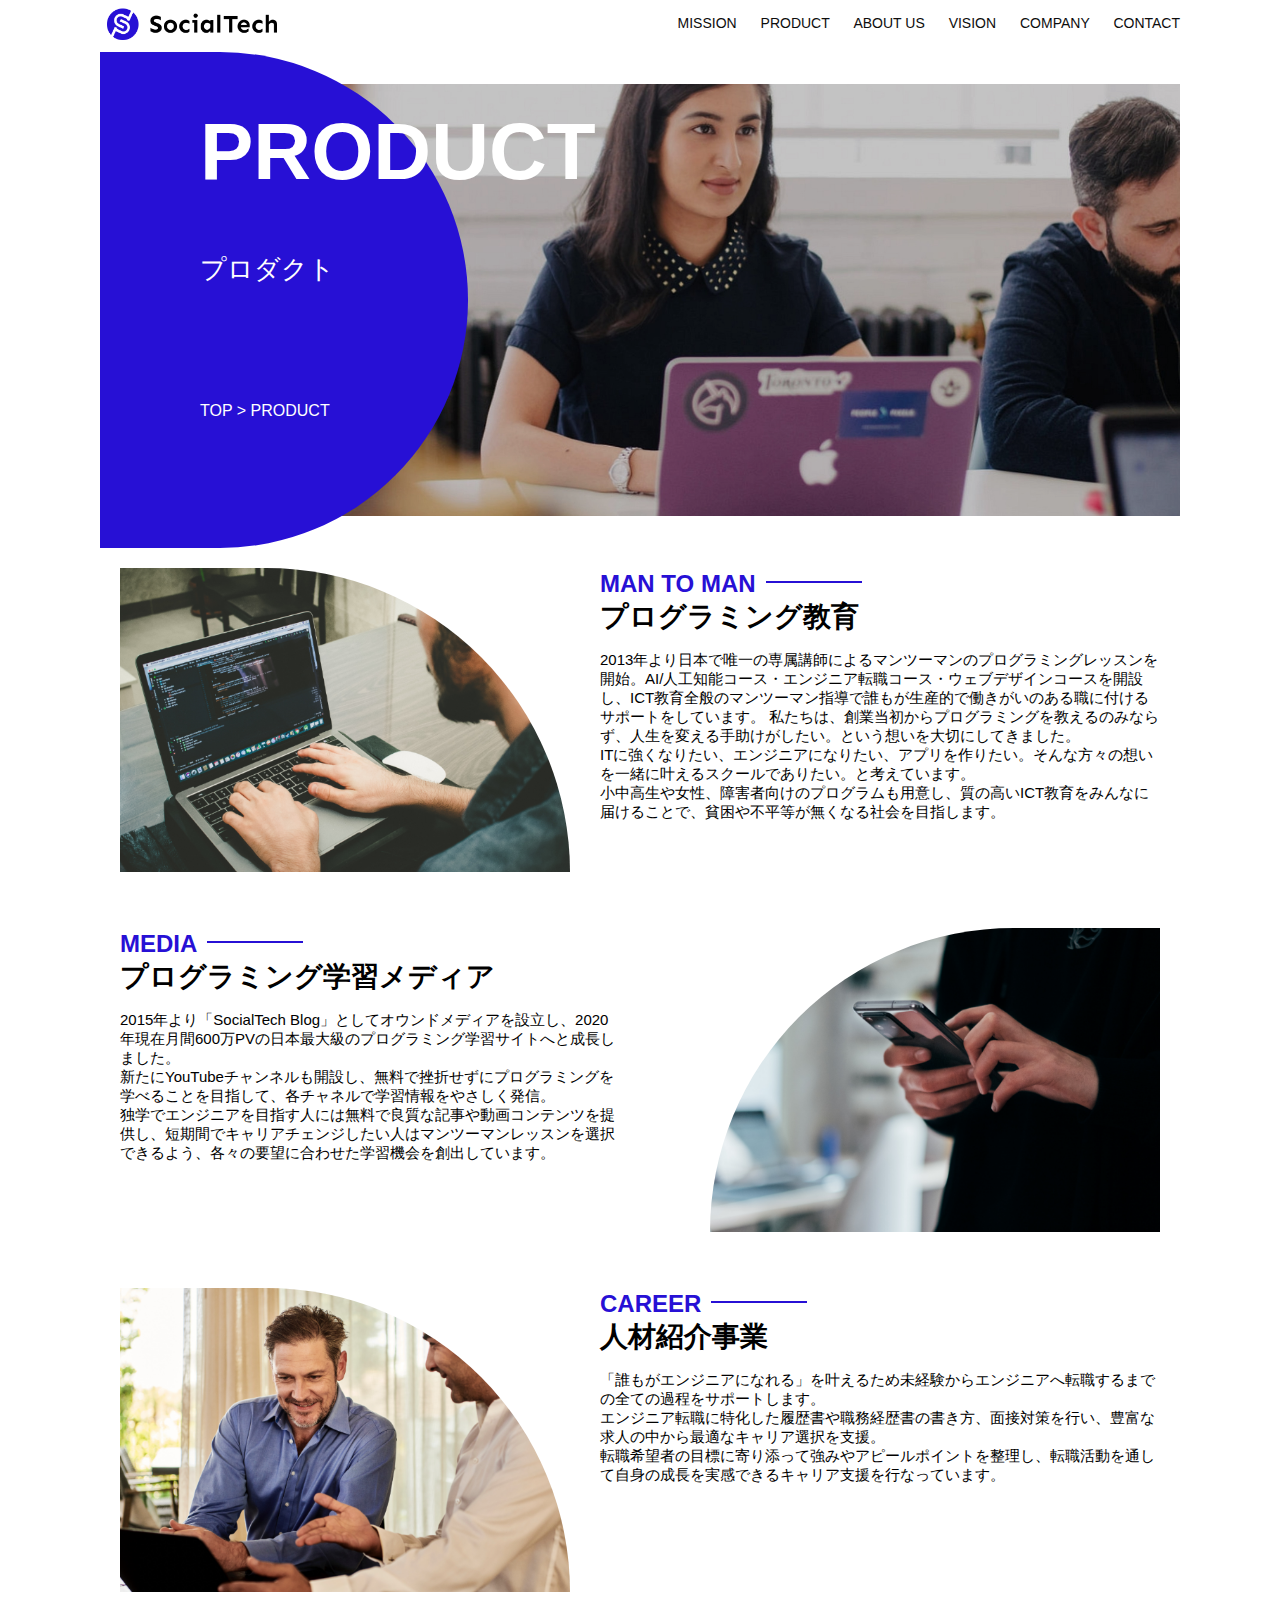
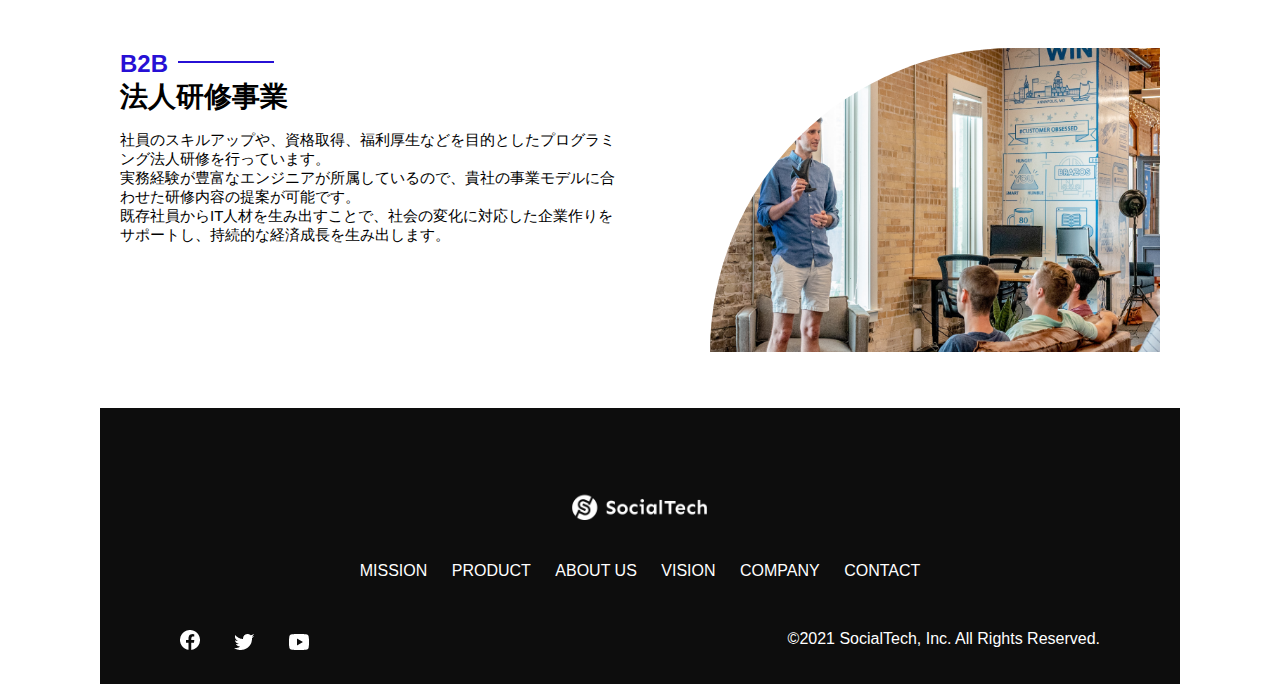
<file: kadai_tutorial_output/product.html>
<!DOCTYPE html>
<html>

<head>
  <title>SocialTech -PRODUCT プロダクト-</title>
  <meta charset="UTF-8">
  <meta name="description" content="SocialTechの4つのプロダクトを紹介します">
  <meta name="viewport" content="width=device-width, initial-scale=1.0">
  <link rel="stylesheet" href="style.css">
</head>

<body>
  <!-- ヘッダー -->
  <header>
    <!-- ロゴ -->
    <a href="index.html" id="logo"><img src="images/logo.png" alt="トップページに戻る"></a>

    <!-- PC用ナビゲーション -->
    <nav id="nav-pc">
      <a href="mission.html">MISSION</a>
      <a href="product.html">PRODUCT</a>
      <a href="index.html#aboutus">ABOUT US</a>
      <a href="index.html#vision">VISION</a>
      <a href="index.html#company">COMPANY</a>
      <a href="index.html#contact">CONTACT</a>
    </nav>

    <!-- スマホ用メニューボタン -->
    <img id="menu-sp" src="images/button-menu.png" alt="ナビゲーションを開く"
      onclick="document.getElementById('nav-sp').style.display = 'block'">

    <!-- スマホ用ナビゲーション -->
    <nav id="nav-sp">
      <img id="close" src="images/button-close.png" alt="ナビゲーションを閉じる"
        onclick="document.getElementById('nav-sp').style.display = 'none'">
      <a id="logo-sp" href="index.html" onclick="document.getElementById('nav-sp').style.display = 'none'"><img
          src="images/logo-sp.png" alt="トップページに戻る"></a>
      <a class="menu" href="mission.html" onclick="document.getElementById('nav-sp').style.display = 'none'">MISSION</a>
      <a class="menu" href="product.html" onclick="document.getElementById('nav-sp').style.display = 'none'">PRODUCT</a>
      <a class="menu" href="index.html#aboutus" onclick="document.getElementById('nav-sp').style.display = 'none'">ABOUT
        US</a>
      <a class="menu" href="index.html#vision"
        onclick="document.getElementById('nav-sp').style.display = 'none'">VISION</a>
      <a class="menu" href="index.html#company"
        onclick="document.getElementById('nav-sp').style.display = 'none'">COMPANY</a>
      <a class="menu" href="index.html#contact"
        onclick="document.getElementById('nav-sp').style.display = 'none'">CONTACT</a>
      <div id="sns">
        <a href="https://www.facebook.com/sejuku2013"><img src="images/button-facebook.png" alt="Facebookのリンク"></a>
        <a href="https://twitter.com/samuraijuku"><img src="images/button-twitter.png" alt="Twitterのリンク"></a>
        <a href="https://www.youtube.com/channel/UCCFOQO5aDK0xXam4cUQXT8g"><img src="images/button-youtube.png"
            alt="YouTubeのリンク"></a>
      </div>
    </nav>
  </header>
  <main>
    <article>
      <section id="product-main">
        <div id="product-title">
          <h1>PRODUCT</h1>
          <span>プロダクト</span>
          <div>TOP > PRODUCT</div>
        </div>
      </section>
      <section class="product-section1">
        <img src="images/product/product-mantoman.png" alt="PCでコードを書く男性">
        <div>
          <h2 class="product-h2">MAN TO MAN</h2>
          <h3 class="product-h3">プログラミング教育</h3>
          <p>
            2013年より日本で唯一の専属講師によるマンツーマンのプログラミングレッスンを開始。AI/人工知能コース・エンジニア転職コース・ウェブデザインコースを開設し、ICT教育全般のマンツーマン指導で誰もが生産的で働きがいのある職に付けるサポートをしています。
            私たちは、創業当初からプログラミングを教えるのみならず、人生を変える手助けがしたい。という想いを大切にしてきました。<br>ITに強くなりたい、エンジニアになりたい、アプリを作りたい。そんな方々の想いを一緒に叶えるスクールでありたい。と考えています。<br>小中高生や女性、障害者向けのプログラムも用意し、質の高いICT教育をみんなに届けることで、貧困や不平等が無くなる社会を目指します。
          </p>
        </div>
      </section>
      <section class="product-section2">
        <div>
          <h2 class="product-h2">MEDIA</h2>
          <h3 class="product-h3">プログラミング学習メディア</h3>
          <p>2015年より「SocialTech
            Blog」としてオウンドメディアを設立し、2020年現在月間600万PVの日本最大級のプログラミング学習サイトへと成長しました。<br>新たにYouTubeチャンネルも開設し、無料で挫折せずにプログラミングを学べることを目指して、各チャネルで学習情報をやさしく発信。<br>独学でエンジニアを目指す人には無料で良質な記事や動画コンテンツを提供し、短期間でキャリアチェンジしたい人はマンツーマンレッスンを選択できるよう、各々の要望に合わせた学習機会を創出しています。
          </p>
        </div>
        <img src="images/product/product-media.png" alt="スマートフォンを操作する人">
      </section>
      <section class="product-section1">
        <img src="images/product/product-career.png" alt="笑顔で話し合う2人の男性">
        <div>
          <h2 class="product-h2">CAREER</h2>
          <h3 class="product-h3">人材紹介事業</h3>
          <p>
            「誰もがエンジニアになれる」を叶えるため未経験からエンジニアへ転職するまでの全ての過程をサポートします。<br>エンジニア転職に特化した履歴書や職務経歴書の書き方、面接対策を行い、豊富な求人の中から最適なキャリア選択を支援。<br>転職希望者の目標に寄り添って強みやアピールポイントを整理し、転職活動を通して自身の成長を実感できるキャリア支援を行なっています。<br>
          </p>
        </div>
      </section>
      <section class="product-section2">
        <div>
          <h2 class="product-h2">B2B</h2>
          <h3 class="product-h3">法人研修事業</h3>
          <p>
            社員のスキルアップや、資格取得、福利厚生などを目的としたプログラミング法人研修を行っています。<br>実務経験が豊富なエンジニアが所属しているので、貴社の事業モデルに合わせた研修内容の提案が可能です。<br>既存社員からIT人材を生み出すことで、社会の変化に対応した企業作りをサポートし、持続的な経済成長を生み出します。
          </p>
        </div>
        <img src="images/product/product-b2b.png" alt="講演中の男性とそれを聴く人々">
      </section>
    </article>

    <footer>
      <div id="footer-logo">
        <img src="images/logo-sp.png" alt="SocialTech">
      </div>

      <div id="footer-link">
        <a href="mission.html">MISSION</a>
        <a href="product.html">PRODUCT</a>
        <a href="index.html#aboutus">ABOUT US</a>
        <a href="index.html#vision">VISION</a>
        <a href="index.html#company">COMPANY</a>
        <a href="index.html#contact">CONTACT</a>
      </div>

      <div id="sns-footer">
        <a href="https://www.facebook.com/sejuku2013"><img src="images/button-facebook.png" alt="Facebookのリンク"></a>
        <a href="https://twitter.com/samuraijuku"><img src="images/button-twitter.png" alt="Twitterのリンク"></a>
        <a href="https://www.youtube.com/channel/UCCFOQO5aDK0xXam4cUQXT8g"><img src="images/button-youtube.png"
            alt="YouTubeのリンク"></a>
        <span id="copyright">&copy;2021 SocialTech, Inc. All Rights Reserved. </span>
      </div>

    </footer>
  </main>
</body>

</html>
</file>
<file: html-css-kadai_013/style.css>
/* PC、スマホ共通スタイル */
body {
  font-family: "Source Sans Pro", "Hiragino Kaku Gothic ProN", Meiryo, Arial,
    sans-serif;
}

p {
  font-size: 15px;
}

#main-visual>img {
  width: 100%;
}

/*================
PC用のスタイル 
=================*/
@media screen and (min-width: 768px) {
  /* 横幅設定 */
  body {
    max-width: 1080px;
    min-width: 960px;
    margin: 0 auto 0 auto;
  }

  /* ヘッダー */
  header {
    display: flex;
    justify-content: space-between;
  }

  /* ナビゲーションのレイアウト */
  #nav-pc {
    text-align: right;
    font-size: 14px;
    padding-top: 15px;
  }

  /* ナビゲーションのリンクの装飾設定 */
  #nav-pc>a {
    text-decoration: none;
    margin-left: 20px;
  }

  #nav-pc>a:link {
    color: #0d0d0d;
  }

  #nav-pc>a:visited {
    color: #0d0d0d;
  }

  #nav-pc>a:hover {
    color: #0d0d0d;
    text-decoration: underline;
  }

  #nav-pc>a:active {
    color: #0d0d0d;
  }

  #menu-sp {
    display: none;
  }

  #nav-sp {
    display: none;
  }
}

/*================
スマートフォン用のスタイル 
=================*/
@media screen and (max-width: 767px) {
  body {
    min-width: 375px;
    margin: 0;
  }

  /* PCのナビゲーションを非表示に */
  #nav-pc {
    display: none;
  }

  /* ハンバーガーメニュー */
  #menu-sp {
    float: right;
    padding: 0;
  }

  /* スマホ用ナビゲーション */
  #nav-sp {
    background-color: #ce933e;
    position: absolute;
    left: 0;
    top: 0;
    height: 100%;
    width: 100%;
    display: none;
    z-index: 100;
  }

  /* xボタン */
  #close {
    position: absolute;
    top: 20px;
    right: 20px;
  }

  /* ナビゲーションメニュー用ロゴ */
  #logo-sp {
    margin: 80px 0px 30px 20px;
  }

  #nav-sp > a {
    display: block;
  }

  #nav-sp > a:link {
    color: #ffffff;
  }

  #nav-sp > a:visited {
    color: #ffffff;
  }

  #nav-sp > a:hover {
    color: #ffffff;
    text-decoration: underline;
  }

  #nav-sp > a:active {
    color: #ffffff;
  }

  #nav-sp > .menu {
    text-decoration: none;
    display: block;
    margin: 0 20px 0 20px;
    height: 44px;
    font-size: 16px;
    background-image: url("images/arrow.png");
    background-repeat: no-repeat;
    background-position: right top;
  }
}
</file>
<file: kadai_tutorial_output/style.css>
/* PC、スマホ共通スタイル */
body {
  font-family: "Source Sans Pro", "Hiragino Kaku Gothic ProN", Meiryo, Arial, sans-serif;
}

p {
  font-size: 15px;
}

.arrow-right {
  color: #2710d5;
}

#submit {
  margin-top: 50px;
}

/*================
 PC用のスタイル
=================*/
@media screen and (min-width: 768px) {

  /* 横幅設定 */
  body {
    max-width: 1080px;
    min-width: 900px;
    margin: 0 auto 0 auto;
  }

  /* ヘッダー */
  header {
    display: flex;
    justify-content: space-between;
  }

  /* ナビゲーションのレイアウト */
  #nav-pc {
    font-size: 14px;
    padding-top: 15px;
  }

  /* ナビゲーションのリンクの装飾設定 */
  #nav-pc>a {
    text-decoration: none;
    margin-left: 20px;
  }

  #nav-pc>a:link {
    color: #0d0d0d;
  }

  #nav-pc>a:visited {
    color: #0d0d0d;
  }

  #nav-pc>a:hover {
    color: #0d0d0d;
    text-decoration: underline;
  }

  #nav-pc>a:active {
    color: #0d0d0d;
  }

  /* スマホ用ナビを非表示 */
  #nav-sp,
  #menu-sp {
    display: none;
  }

  /* メインビジュアル */
  #main-visual {
    position: relative;
    height: 400px;
  }

  #main-message {
    position: absolute;
    top: 0;
    left: 0;
    background-color: #2710d5;
    color: #ffffff;
    border-radius: 0 0 476px 0;
    max-width: 620px;
    height: 100%;
    width: 100%;
    z-index: 11;
  }

  #main-message>h1 {
    font-size: 60px;
    font-weight: bold;
    margin: 100px 0 0 50px;
  }

  #main-message>p {
    font-size: 28px;
    margin: 0 0 0 50px;
  }

  #main-visual>img {
    max-width: 620px;
    border-radius: 476px 0 0 0;
    position: absolute;
    top: 0;
    right: 0;
    z-index: 10;
  }

  /* 見出し */
  h2 {
    margin: 40px 0 0 0;
  }

  h2::after {
    content: url("images/line.png");
    margin-left: 10px;
  }

  h3 {
    font-size: 27px;
  }

  /* ミッション */
  #mission {
    margin: 80px auto 80px auto;
    width: 100%;
  }

  #mission-flex {
    width: 100%;
    display: flex;
  }

  #mission-flex>div {
    width: 50%;
    margin: 20px;
  }

  #mission-photo {
    width: 100%;
  }

  #s2dgs {
    margin-top: 50px;
    width: 100%;
  }

  /* プロダクト */
  #product {
    background-color: #fafafa;
    margin: 80px 0 80px 0;
    padding: 10px 40px 0px 40px;
  }

  /* 外枠 */
  #product>div {
    margin-top: 40px;
    display: flex;
  }

  /* 左のカラム */
  #product-left {
    width: 50%;
    margin-right: 20px;
  }

  /* 右のカラム */
  #product-right {
    width: 50%;
    margin-left: 20px;
    margin-top: 80px;
  }

  /* 写真＋説明の枠 */
  #product-left>div {
    position: relative;
    height: 480px;
    margin-right: 20px;
  }

  #product-right>div {
    position: relative;
    height: 480px;
    margin-left: 20px;
  }

  /* 写真 */
  .product-photo {
    width: 100%;
  }

  /* 説明文の枠 */
  .product-explain {
    background-color: #ffffff;
    position: absolute;
    left: 0;
    top: 280px;
    margin: 0 40px 0 40px;
    padding: 20px;
    box-shadow: 5px 5px 10px rgba(0, 0, 0, 0.05);
  }

  /* 説明文の英語 */
  .product-explain>span {
    color: #2710d5;
    font-weight: bold;
    font-size: 16px;
    margin: 0px;
  }

  /* 説明文の見出し */
  .product-explain>h3 {
    font-size: 20px;
    margin: 5px 0 5px 0;
  }

  /* 説明文 */
  .product-explain>p {
    font-size: 14px;
    margin: 0;
  }

  /* もっと見るボタン */
  #product-more {
    margin: 0 auto -42px auto;
  }

  /* ABOUT US */
  #aboutus {
    margin: 80px auto 80px auto;
  }

  /* 3つの組織文化と写真を入れる枠 */
  #aboutus>div {
    display: flex;
  }

  /* 写真 */
  .culture-img {
    width: 100%;
    align-self: flex-start;
  }

  .culture-img2 {
    margin-top: 50px;
    width: 100%;
  }

  /* 3つの組織文化の表 */
  .culture-table {
    margin-right: 50px;
  }

  /* 番号 */
  .culture-num {
    font-size: 80px;
    color: #2710d5;
    margin: 0 20px 0 0;
  }

  /* 組織文化英語 */
  .culture-en {
    color: #2710d5;
    font-weight: bold;
    font-size: 24px;
    display: block;
  }

  /* 組織文化日本語 */
  .culture-jp {
    font-size: 28px;
    font-weight: bold;
  }

  /* 説明文 */
  .culture-description {
    margin: 0;
  }

  /* ビジョン */
  #vision {
    margin: 80px auto 80px auto;
  }

  /* セクション内の外枠 */
  #vision>div {
    width: 100%;
    display: flex;
    justify-content: space-between;
    flex-wrap: wrap;
  }

  /* 7つの行動指針の枠 */
  .vision-box {
    width: 300px;
    height: 300px;
    margin-bottom: 30px;
    position: relative;
  }

  .vision-box>img {
    width: 100%;
    height: auto;
    position: absolute;
    top: 0;
    left: 0;
    z-index: 30;
  }

  .vision-box>span {
    position: absolute;
    top: 0;
    left: 0;
    z-index: 31;
    margin-right: 20px;
  }

  .vision-box>span>h4 {
    color: #2710d5;
    font-size: 19px;
    margin: 80px 0 0 0;
  }

  .vision-box>span>h4::first-letter {
    font-size: 40px;
  }

  .vision-box>span>h5 {
    font-size: 20px;
    margin: 0 0 0 0;
  }

  .vision-box>span>p {
    margin: 10px 0 0 0;
  }

  /* 企業事例 */
  #cases {
    margin: 40px 0 40px 0;
    width: 100%;
  }

  #cases>ul {
    display: flex;
    list-style: none;
    justify-content: center;
  }

  #cases>ul>li {
    width: 33%;
    margin: 20px;
  }

  /* カード */
  .case-card {
    background-color: #ffffff;
    min-height: 400px;
    box-shadow: 5px 5px 15px rgba(0, 0, 0, 0.2);

  }

  /* 画像 */
  .case-img {
    width: 100%;
  }

  /* テキスト情報 */
  .case-info {
    padding: 10px 20px 10px 20px;
  }

  .case-name {
    color: #2710d5;
    font-size: 19px;
  }

  .case-content {
    font-size: 14px;
  }

  /* 会社概要 */
  #company {
    margin: 80px auto 80px auto;
  }

  #company-table {
    width: 100%;
  }

  .tableheader {
    text-align: left;
    padding: 20px;
    border-bottom-color: #2710d5;
    border-bottom-width: 1px;
    border-bottom-style: solid;
    width: 100px;
  }

  .tableheader-first {
    text-align: left;
    padding: 20px;
    border-bottom-color: #2710d5;
    border-bottom-width: 1px;
    border-bottom-style: solid;
    border-top-color: #2710d5;
    border-top-width: 1px;
    border-top-style: solid;
    width: 100px;
  }

  .cell {
    padding: 30px;
    border-bottom-color: #ececec;
    border-bottom-width: 1px;
    border-bottom-style: solid;
  }

  .cell-first {
    padding: 30px;
    border-bottom-color: #ececec;
    border-bottom-width: 1px;
    border-bottom-style: solid;
    border-top-color: #ececec;
    border-top-width: 1px;
    border-top-style: solid;
  }

  #company>iframe {
    width: 100%;
    height: 368px;
    margin-top: 40px;
  }

  /* お問い合わせ */
  #contact {
    margin: 80px auto 80px auto;
  }

  /* 外枠 */
  #contact>form>div {
    display: flex;
    flex-direction: row;
    flex-wrap: wrap;
    padding-bottom: 30px;
  }

  /* 左列　見出し */
  .contact-heading {
    width: 240px;
    align-self: center;
  }

  /* 見出しのラベル */
  .contact-label {
    font-weight: bold;
  }

  /* 必須 */
  .contact-span {
    color: #ce2222;
    margin: 0 0 0 20px;
    font-weight: bold;
  }

  /* テキストボックス */
  .contact-textbox {
    border-top: 0px;
    border-left: 0px;
    border-right: 0px;
    border-bottom-width: 1px;
    border-bottom-color: #707070;
    border-style: solid;
    background-color: #fafafa;
    height: 56px;
    width: 400px;
  }

  /* お問い合わせ内容のテキストエリア */
  .contact-textarea {
    border-top: 0px;
    border-left: 0px;
    border-right: 0px;
    border-bottom-width: 1px;
    border-bottom-color: #707070;
    background-color: #fafafa;
    width: 400px;
    height: 200px;
  }

  /* 個人情報の取り扱い */
  details {
    width: 700px;
  }

  details>div {
    background-color: #fafafa;
    padding: 20px;
  }

  details>div>span {
    font-weight: bold;
  }

  /* フッター */
  footer {
    background-color: #0d0d0d;
    text-align: center;
    padding: 80px 80px 30px 80px;
  }

  #footer-logo {
    margin-bottom: 30px;
  }

  #footer-link {
    margin-bottom: 50px;
  }

  #footer-link>a {
    text-decoration: none;
    margin: 10px;
  }

  #footer-link>a:link {
    color: #ffffff;
  }

  #footer-link>a:visited {
    color: #ffffff;
  }

  #footer-link>a:hover {
    color: #ffffff;
    text-decoration: underline;
  }

  #footer-link>a:active {
    color: #ffffff;
  }

  #sns-footer {
    text-align: left;
    width: 100%;
  }

  #sns-footer>a {
    margin-right: 30px;
  }

  #copyright {
    color: #ffffff;
    float: right;
  }

  /* mission.html用スタイル */
  /* ミッションのメインビジュアル */
  #mission-main {
    height: 496px;
    width: 100%;
    background-image: url("images/mission/mission-main.png");
    background-repeat: no-repeat;
    background-position-y: center;
  }

  #mission-title {
    background-color: #2710d5;
    width: 368px;
    color: #ffffff;
    height: 496px;
    border-radius: 0 248px 248px 0;
    position: relative;
  }

  #mission-title>h1 {
    position: absolute;
    top: 0;
    left: 100px;
    font-size: 80px;
  }

  #mission-title>span {
    position: absolute;
    top: 200px;
    left: 100px;
    font-size: 26px;
  }

  #mission-title>div {
    position: absolute;
    top: 350px;
    left: 100px;
    font-size: 16px;
  }

  #mission-s2dgs {
    width: 100%;
    margin: 20px;
  }

  .mission-h2 {
    color: #2710d5;
    font-size: 40px;
  }

  .mission-h2::after {
    content: none;
  }

  #mission-5goals {
    margin: 20px;
    display: flex;
  }

  #mission-5goals>div {
    flex-grow: 1;
    padding: 20px;
  }

  #mission-5goals>div>div {
    margin-bottom: 40px;
  }

  .fivegoals-image-right {
    float: right;
    margin: 20px;
  }

  .fivegoals-image-left {
    float: left;
    margin: 20px;
  }

  .fivegoals-number {
    color: #2710d5;
    font-size: 48px;
    font-weight: bold;
    margin: 0;
  }

  .fivegoals-h3 {
    font-size: 28px;
    margin: 0;
  }

  .fivegoals-p {
    margin: 0;
  }

  /* プロダクトページ */
  #product-main {
    height: 496px;
    width: 100%;
    background-image: url("images/product/product-main.png");
    background-repeat: no-repeat;
    background-position-y: center;
  }

  #product-title {
    background-color: #2710d5;
    width: 368px;
    color: #ffffff;
    height: 496px;
    border-radius: 0 248px 248px 0;
    position: relative;
  }

  #product-title>h1 {
    position: absolute;
    top: 0;
    left: 100px;
    font-size: 80px;
  }

  #product-title>span {
    position: absolute;
    top: 200px;
    left: 100px;
    font-size: 26px;
  }

  #product-title>div {
    position: absolute;
    top: 350px;
    left: 100px;
    font-size: 16px;
  }

  /* セクション1 */
  .product-section1 {
    position: relative;
    margin: 20px;
    height: 340px;
  }

  .product-section1>img {
    position: absolute;
    top: 0;
    left: 0;
    width: 450px;
    margin: 0 40px 30px 0;
    border-radius: 0 432px 0 0;
  }

  .product-section1>div {
    position: absolute;
    top: 0;
    left: 480px;
  }

  /* セクション2 */
  .product-section2 {
    position: relative;
    margin: 20px;
    height: 340px;
  }

  .product-section2>img {
    position: absolute;
    top: 0;
    right: 0;
    width: 450px;
    margin: 0 0 30px 40px;
    border-radius: 432px 0 0 0;
  }

  .product-section2>div {
    width: 500px;
    position: absolute;
    top: 0;
    left: 0;
  }

  .product-h2 {
    color: #2710d5;
    font-size: 24px;
    margin: 0;
  }

  .product-h3 {
    font-size: 28px;
    margin: 0;
  }
}

/*====================
 スマートフォン用のスタイル
=====================*/
@media screen and (max-width: 767px) {
  body {
    min-width: 375px;
    margin: 0;
  }

  /* PC用ナビゲーション非表示 */
  #nav-pc {
    display: none;
  }

  /* ハンバーガーメニュー */
  #menu-sp {
    float: right;
    padding: 0;
  }

  /* スマホ用ナビゲーションの表示切替 */
  /* 初期状態、レイアウトと非表示設定 */
  #nav-sp {
    background-color: #2710d5;
    position: absolute;
    left: 0;
    top: 0;
    height: 100%;
    width: 100%;
    display: none;
    z-index: 100;
  }

  /* ×ボタン */
  #close {
    position: absolute;
    top: 20px;
    right: 20px;
  }

  /* ナビゲーションメニュー用ロゴ */
  #logo-sp {
    margin: 80px 0 30px 20px;
  }

  /* ナビゲーションのリンクの装飾設定 */
  #nav-sp>a {
    display: block;
  }

  #nav-sp>a:link {
    color: #ffffff;
  }

  #nav-sp>a:visited {
    color: #ffffff;
  }

  #nav-sp>a:hover {
    color: #ffffff;
    text-decoration: underline;
  }

  #nav-sp>a:active {
    color: #ffffff;
  }

  #nav-sp>.menu {
    text-decoration: none;
    display: block;
    margin: 0 20px 0 20px;
    height: 44px;
    font-size: 16px;
    background-image: url("images/arrow.png");
    background-repeat: no-repeat;
    background-position: right top;
  }

  #sns {
    position: absolute;
    bottom: 20px;
    left: 20px;
  }

  #sns>a {
    margin-right: 30px;
  }

  /* メインビジュアル */
  #main-visual {
    position: relative;
    height: 470px;
    width: 100%;
    overflow: hidden;
  }

  #main-visual>div {
    position: absolute;
    top: 0;
    left: 0;
    background-color: #2710d5;
    color: white;
    border-radius: 0 0 476px 0;
    text-align: center;
    height: 280px;
    width: 100%;
    z-index: 11;
  }

  #main-visual>div>h1 {
    font-size: 28px;
    margin: 90px 0 0 0;
  }

  #main-visual>div>p {
    margin: 0;
  }

  #main-visual>img {
    width: 100%;
    border-radius: 476px 0 0 0;

    z-index: 10;
    position: absolute;
    bottom: 0;
    right: 0;
  }

  /* 見出し */
  h2::after {
    content: url("images/line.png");
    margin-left: 10px;
  }

  h3 {
    font-size: 24px;
    margin: 10px 0 0 0;
  }

  /* ミッション */
  #mission {
    margin: 20px;
  }

  #mission-photo {
    width: 100%;
  }

  #s2dgs {
    width: 100%;
  }

  /* プロダクト */
  #product {
    background-color: #fafafa;
    padding-top: 10px;
  }

  #product h2 {
    margin-left: 20px;
  }

  /* 外枠 */
  /* 左右のカラム　スマホでは縦並び */
  #product-left,
  #product-right {
    margin-right: 20px;
    margin-left: 20px;
  }

  /* 写真＋説明の枠 */
  #product-left>div,
  #product-right>div {
    position: relative;
    height: 540px;
  }

  /* 説明文の枠 */
  .product-explain {
    background-color: #ffffff;
    position: absolute;
    left: 0;
    bottom: 50px;
    padding: 20px;
    box-shadow: 5px 5px 10px rgba(0, 0, 0, 0.05);
  }

  .product-explain>span {
    color: #2710d5;
    font-weight: bold;
    font-size: 16px;
    margin: 0px;
  }

  .product-explain>h3 {
    margin: 10px 0 10px 0;
  }

  /* 写真 */
  .product-photo {
    width: 100%;
  }

  #product-more>img {
    margin: 0 0 -42px 20px;
  }

  /* ABOUT US */
  #aboutus {
    margin: 80px 20px 80px 20px;
  }

  #aboutus>div {
    display: flex;
    flex-direction: column;
  }

  .culture-table {
    width: 100%;
    padding-right: 20px;
    order: 2;
  }

  .culture-img {
    width: 100%;
    order: 1;
  }

  .culture-img2 {
    width: 100%;
  }

  .culture-num {
    font-size: 80px;
    color: #2710d5;
  }

  .culture-en {
    color: #2710d5;
    font-weight: bold;
    font-size: 24px;
    display: block;
  }

  .culture-jp {
    display: block;
  }

  .culture-description {
    margin: 0;
  }

  /* ビジョン */
  #vision {
    margin: 80px 20px 80px 20px;
  }

  .vision-box {
    width: 300px;
    height: 300px;
    margin-bottom: 30px;
    position: relative;
  }

  .vision-box>img {
    width: 100%;
    height: auto;
    position: absolute;
    top: 0;
    left: 0;
    z-index: 30;
  }

  .vision-box>span {
    position: absolute;
    top: 0;
    left: 0;
    z-index: 31;
    margin-right: 20px;
  }

  .vision-box>span>h4 {
    color: #2710d5;
    font-size: 19px;
    margin: 60px 0 0 0;
  }

  .vision-box>span>h5 {
    font-size: 20px;
    margin: 0 0 0 0;
  }

  .vision-box>span>p {
    margin: 10px 0 0 0;
  }

  /* 会社概要 */
  #company {
    margin: 0 20px 0 20px;
  }

  #company>h3 {
    margin-bottom: 20px;
  }

  #company-table {
    width: 100%;
  }

  .tableheader-first {
    text-align: left;
    padding: 20px;
    border-bottom-color: #2710d5;
    border-bottom-width: 1px;
    border-bottom-style: solid;
    border-top-color: #2710d5;
    border-top-width: 1px;
    border-top-style: solid;
    width: 50px;
  }

  .tableheader {
    text-align: left;
    padding: 20px;
    border-bottom-color: #2710d5;
    border-bottom-width: 1px;
    border-bottom-style: solid;
    width: 50px;
  }

  .cell-first {
    padding: 20px;
    border-bottom-color: #ececec;
    border-bottom-width: 1px;
    border-bottom-style: solid;
    border-top-color: #ececec;
    border-top-width: 1px;
    border-top-style: solid;
  }

  .cell {
    padding: 20px;
    border-bottom-color: #ececec;
    border-bottom-width: 1px;
    border-bottom-style: solid;
  }

  #company>iframe {
    width: 100%;
    height: 240px;
    margin: 40px 0 0 0;
  }

  /* お問い合わせ */
  #contact {
    margin: 80px 20px 80px 20px;
  }

  #contact>h3 {
    margin-bottom: 20px;
  }

  #contact>form>div {
    margin-bottom: 20px;
  }

  .contact-heading {
    margin-bottom: 20px;
  }

  /* ラベル */
  .contact-label {
    font-weight: bold;
  }

  /* 必須 */
  .contact-span {
    color: #ce2222;
    margin: 0 0 0 20px;
    font-weight: bold;
  }

  .contact-textbox {
    height: 56px;
    border-top: 0px;
    border-left: 0px;
    border-right: 0px;
    background-color: #fafafa;
    border-bottom-width: 1px;
    border-bottom-color: #707070;
    border-style: solid;
    min-width: 300px;
    width: 100%;
  }

  .contact-textarea {
    height: 150px;
    border-top: 0px;
    border-left: 0px;
    border-right: 0px;
    background-color: #fafafa;
    width: 100%;
  }

  .radiobutton {
    margin-bottom: 20px;
  }

  /* .radiobutton + label::after {
        content: "\A";
        white-space: pre;
    } */

  /* フッター */
  footer {
    background-color: #0d0d0d;
    padding: 30px 20px 50px 20px;
  }

  #footer-logo {
    margin-bottom: 30px;
  }

  #footer-link {
    margin-bottom: 50px;
  }

  #footer-link>a {
    text-decoration: none;
    margin: 0 20px 30px 0;
    display: block;

    background-image: url("images/arrow.png");
    background-repeat: no-repeat;
    background-position: right top;
  }

  #footer-link>a:link {
    color: #ffffff;
  }

  #footer-link>a:visited {
    color: #ffffff;
  }

  #footer-link>a:hover {
    color: #ffffff;
    text-decoration: underline;
  }

  #footer-link>a:active {
    color: #ffffff;
  }

  #sns-footer>a {
    margin-right: 30px;
  }

  #copyright {
    font-size: 12px;
    display: block;
    margin-top: 30px;
    color: #ffffff;
  }

  /* mission.html用スタイル */
  /* ミッションのメインビジュアル */
  #mission-main {
    height: 256px;
    width: 100%;
    background-image: url("images/mission/mission-main.png");
    background-repeat: no-repeat;
    background-position-y: center;
    background-size: auto 208px;
  }

  #mission-title {
    background-color: #2710d5;
    width: 136px;
    color: #ffffff;
    height: 256px;
    border-radius: 0 248px 248px 0;
    position: relative;
  }

  #mission-title>h1 {
    position: absolute;
    top: 0;
    left: 20px;
    font-size: 40px;
  }

  #mission-title>span {
    position: absolute;
    top: 110px;
    left: 20px;
    font-size: 18px;
  }

  #mission-title>div {
    position: absolute;
    top: 180px;
    left: 20px;
    font-size: 13px;
  }

  /* ミッションページ　S2DGSの設定 */
  #mission-s2dgs {
    margin: 20px;
  }

  .mission-h2 {
    color: #2710d5;
    font-size: 38px;
    margin: 0px;
  }

  .mission-h2::after {
    content: none;
  }

  #mission-s2dgs>img {
    width: 100%;
  }

  #section-s2dgs>img {
    width: 100%;
  }

  /* ミッションページ　5つのゴールの設定 */
  #mission-5goals {
    margin: 20px;
  }

  #mission-5goals>div>div {
    margin-bottom: 40px;
  }

  #s2dgs-image {
    width: 100%;
  }

  .fivegoals-image-right {
    margin: 20px auto 20px auto;
    display: block;
  }

  .fivegoals-image-left {
    margin: 20px auto 20px auto;
    display: block;
  }

  .fivegoals-number {
    color: #2710d5;
    font-size: 48px;
    margin: 0;
  }

  .fivegoals-h3 {
    font-size: 28px;
    margin: 0;
  }

  .fivegoals-p {
    margin: 0;
  }

  /* プロダクトページ */
  #product-main {
    height: 256px;
    width: 100%;
    background-image: url("images/product/product-main.png");
    background-repeat: no-repeat;
    background-position-y: center;
    background-size: auto 208px;
  }

  #product-title {
    background-color: #2710d5;
    width: 136px;
    color: #ffffff;
    height: 256px;
    border-radius: 0 248px 248px 0;
    position: relative;
  }

  #product-title>h1 {
    position: absolute;
    top: 0;
    left: 20px;
    font-size: 40px;
  }

  #product-title>span {
    position: absolute;
    top: 110px;
    left: 20px;
    font-size: 18px;
  }

  #product-title>div {
    position: absolute;
    top: 180px;
    left: 20px;
    font-size: 13px;
  }

  .product-section1 {
    margin: 20px;
  }

  .product-section1>img {
    width: 100%;
    border-radius: 0 300px 0 0;
  }

  .product-section2 {
    margin: 20px;
    display: flex;
    flex-direction: column;
  }

  .product-section2>img {
    order: 1;
    width: 100%;
    border-radius: 300px 0 0 0;
  }

  .product-section2>div {
    order: 2;
  }

  .product-h2 {
    color: #2710d5;
    font-size: 24px;
    margin: 0;
  }

  .product-h3 {
    font-size: 28px;
    margin: 0;
  }
}
</file>
